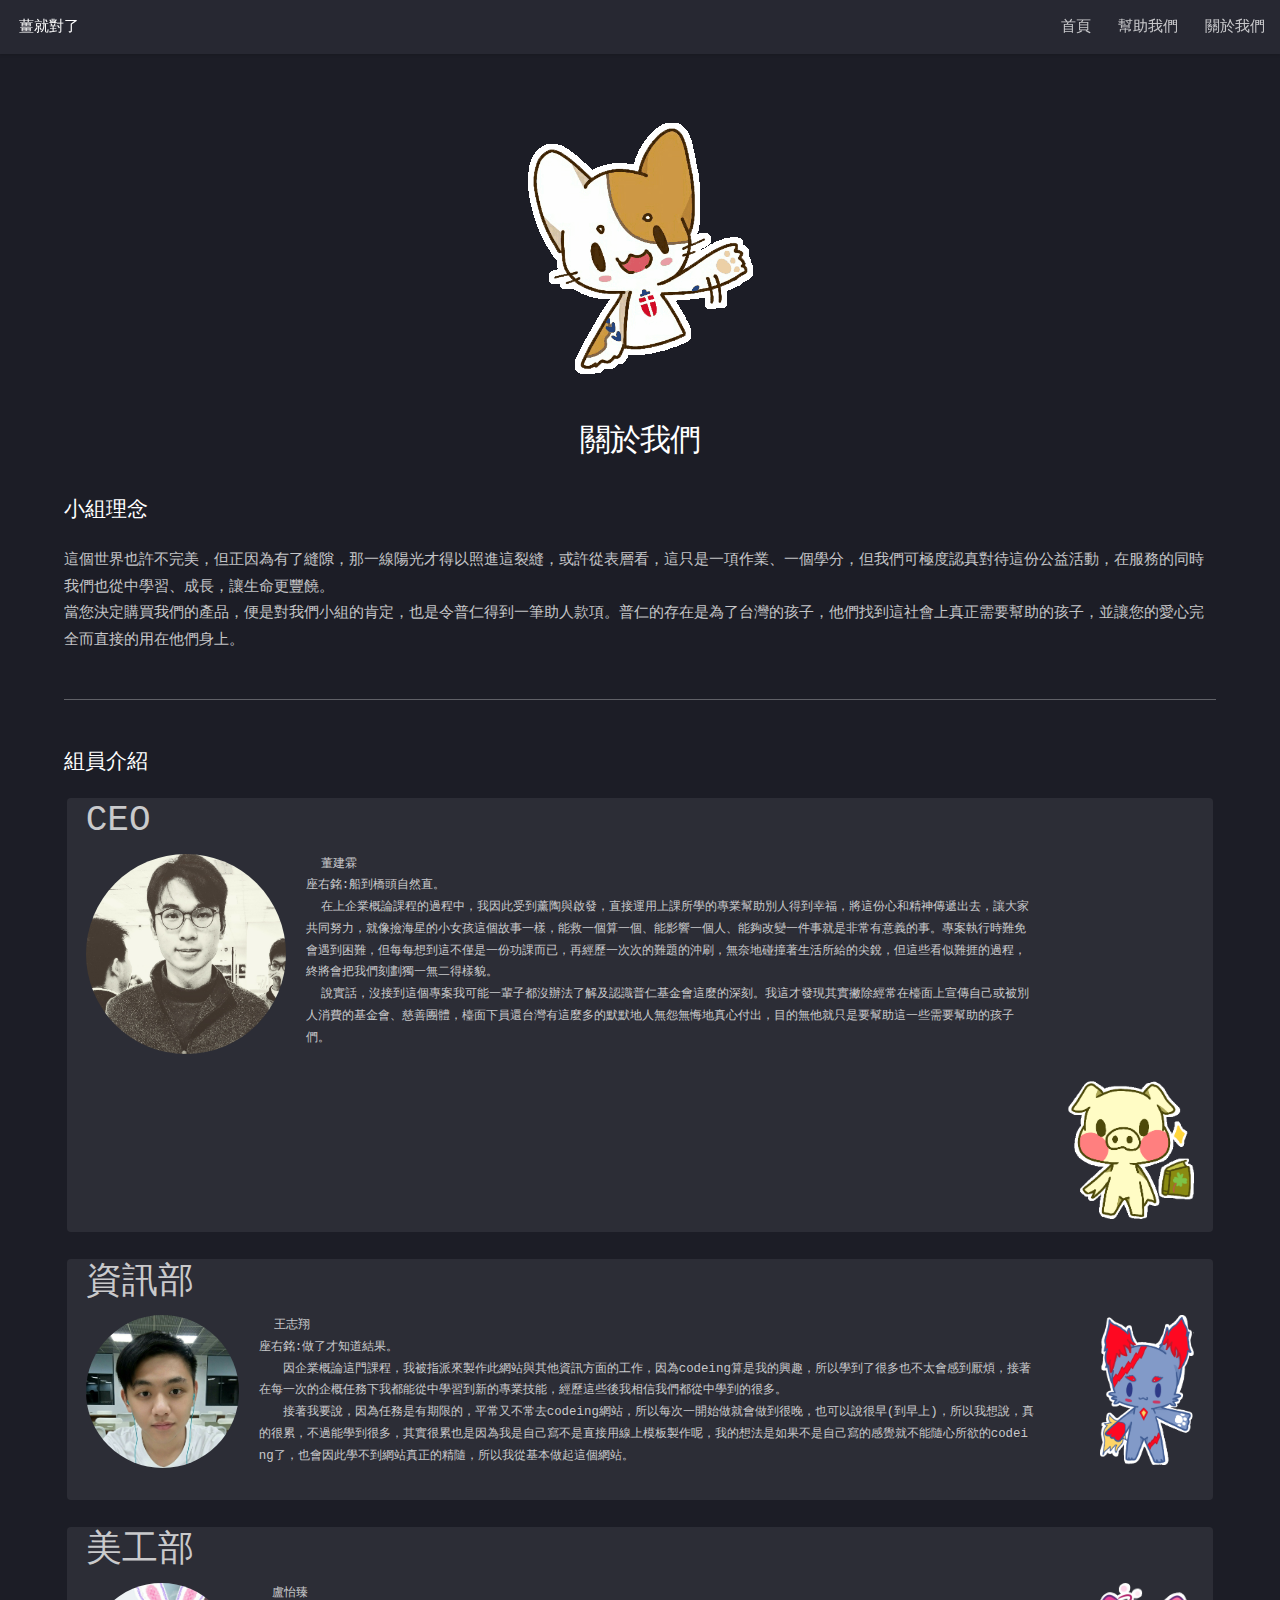
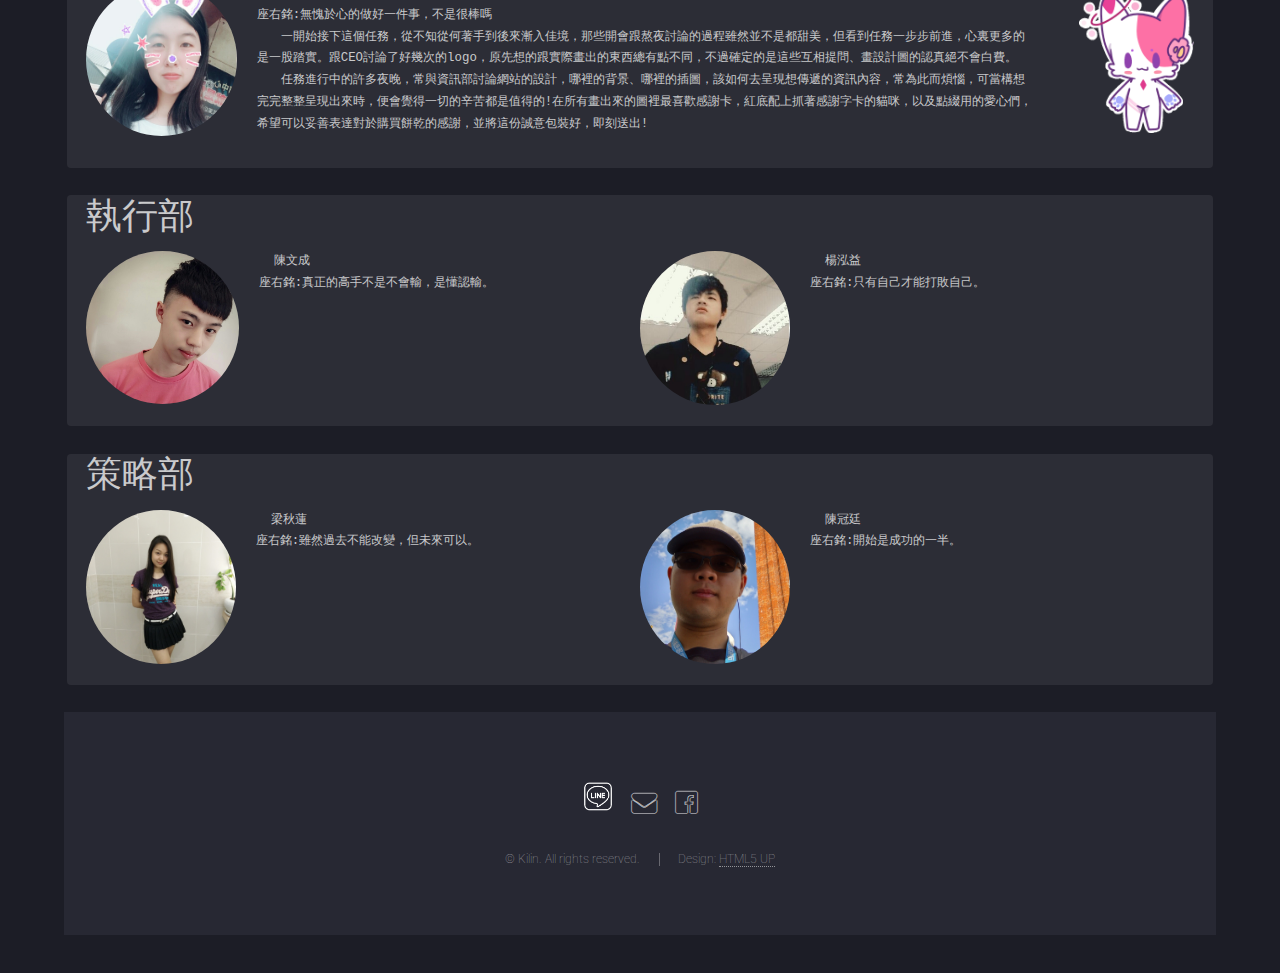
<file: about.html>
<!DOCTYPE HTML>
<!--
	Landed by HTML5 UP
	html5up.net | @ajlkn
	Free for personal and commercial use under the CCA 3.0 license (html5up.net/license)
-->
<html>
	<head>
	<!-- Global site tag (gtag.js) - Google Analytics -->
<script async src="https://www.googletagmanager.com/gtag/js?id=UA-119591064-1"></script>
<script>
  window.dataLayer = window.dataLayer || [];
  function gtag(){dataLayer.push(arguments);}
  gtag('js', new Date());

  gtag('config', 'UA-119591064-1');
</script>

		<title>薑就對了_關於我們</title>
		<meta charset="utf-8" />
		<meta name="viewport" content="width=device-width, initial-scale=1" />
		<!--[if lte IE 8]><script src="assets/js/ie/html5shiv.js"></script><![endif]-->
		<link rel="stylesheet" href="assets/css/main.css" />
		<!--[if lte IE 9]><link rel="stylesheet" href="assets/css/ie9.css" /><![endif]-->
		<!--[if lte IE 8]><link rel="stylesheet" href="assets/css/ie8.css" /><![endif]-->
	</head>
	<body>
		<div id="page-wrapper">

			<!-- Header -->
			<header id="header">
					<h1 id="logo"><a href="index.html">薑就對了</a></h1>
					<nav id="nav">
						<ul>
							<li><a href="index.html">首頁</a></li>
							<li>
								<a href="#">幫助我們</a>
								<ul>
									<li><a href="thanks.html">購買薑黃餅乾</a></li>
									
									<li><a href="Statements.html">財務報表</a></li>
									
								</ul>
							</li>
							<li>
							<a href="#">關於我們</a>
								<ul>
									<li><a href="about.html">關於我們</a></li>
									
									<li><a href="meow.html">薑米喵 小檔案</a></li>
									
								</ul>
							</li>
						</ul>
					</nav>
				</header>

			<!-- Main -->
				<div id="main" class="wrapper style1">
					<div class="container">
						<div class="midd">
							<h2><img src="images/hello.gif" width="225" height="251"></h2><h2>關於我們</h2></div>
						

						<!-- Text -->
							<section>
								
								<h3>小組理念</h3>
								<p>這個世界也許不完美，但正因為有了縫隙，那一線陽光才得以照進這裂縫，或許從表層看，這只是一項作業、一個學分，但我們可極度認真對待這份公益活動，在服務的同時我們也從中學習、成長，讓生命更豐饒。 
<br>當您決定購買我們的產品，便是對我們小組的肯定，也是令普仁得到一筆助人款項。普仁的存在是為了台灣的孩子，他們找到這社會上真正需要幫助的孩子，並讓您的愛心完全而直接的用在他們身上。</p>

<hr />

							

							  <h3>組員介紹</h3>
	                          
	                          <pre><code><div class="h1">CEO</div><br><div class="aboutmu"><span class="radi"><img src="images/180501_0001.jpg" alt="" width="200" class="radi" /></span></div><div class="aboutmu4">  董建霖		
座右銘:船到橋頭自然直。
  在上企業概論課程的過程中，我因此受到薰陶與啟發，直接運用上課所學的專業幫助別人得到幸福，將這份心和精神傳遞出去，讓大家共同努力，就像撿海星的小女孩這個故事一樣，能救一個算一個、能影響一個人、能夠改變一件事就是非常有意義的事。專案執行時難免會遇到困難，但每每想到這不僅是一份功課而已，再經歷一次次的難題的沖刷，無奈地碰撞著生活所給的尖銳，但這些看似難捱的過程，終將會把我們刻劃獨一無二得樣貌。
  說實話，沒接到這個專案我可能一輩子都沒辦法了解及認識普仁基金會這麼的深刻。我這才發現其實撇除經常在檯面上宣傳自己或被別人消費的基金會、慈善團體，檯面下員還台灣有這麼多的默默地人無怨無悔地真心付出，目的無他就只是要幫助這一些需要幫助的孩子們。
</div><img src="images/1312.gif" height="150" class="riggg"/></code></pre>
    <pre><code><div class="h1">資訊部</div><br><div class="aboutmu"><span class="radi"><img src="images/180501_0003.jpg" alt="" width="153" height="153" class="radi" /></span></div><div class="aboutmu2">  王志翔
座右銘:做了才知道結果。
　　因企業概論這門課程，我被指派來製作此網站與其他資訊方面的工作，因為codeing算是我的興趣，所以學到了很多也不太會感到厭煩，接著在每一次的企概任務下我都能從中學習到新的專業技能，經歷這些後我相信我們都從中學到的很多。
　　接著我要說，因為任務是有期限的，平常又不常去codeing網站，所以每次一開始做就會做到很晚，也可以說很早(到早上)，所以我想說，真的很累，不過能學到很多，其實很累也是因為我是自己寫不是直接用線上模板製作呢，我的想法是如果不是自己寫的感覺就不能隨心所欲的codeing了，也會因此學不到網站真正的精隨，所以我從基本做起這個網站。</div><img src="images/1313.gif" height="150" class="riggg"/></code></pre>
     <pre><code><div class="h1">美工部</div><br><div class="aboutmu"><span class="radi"><img src="images/180501_0002.jpg" alt="" width="151" height="153" class="radi" /></span></div><div class="aboutmu2">  盧怡臻
座右銘:無愧於心的做好一件事，不是很棒嗎
　　一開始接下這個任務，從不知從何著手到後來漸入佳境，那些開會跟熬夜討論的過程雖然並不是都甜美，但看到任務一步步前進，心裏更多的是一股踏實。跟CEO討論了好幾次的logo，原先想的跟實際畫出的東西總有點不同，不過確定的是這些互相提問、畫設計圖的認真絕不會白費。
　　任務進行中的許多夜晚，常與資訊部討論網站的設計，哪裡的背景、哪裡的插圖，該如何去呈現想傳遞的資訊內容，常為此而煩惱，可當構想完完整整呈現出來時，便會覺得一切的辛苦都是值得的!在所有畫出來的圖裡最喜歡感謝卡，紅底配上抓著感謝字卡的貓咪，以及點綴用的愛心們，希望可以妥善表達對於購買餅乾的感謝，並將這份誠意包裝好，即刻送出!
</div><img src="images/1314.gif" height="150" class="riggg"/></code></pre>
   <pre><code><div class="h1">執行部</div><br><div class="both"><div class="aboutmu"><span class="radi"><img src="images/180501_0005.jpg" alt="" width="153" height="153" class="radi" /></span></div><div class="aboutmu3">  陳文成
座右銘:真正的高手不是不會輸，是懂認輸。
	</div></div><div class="both"><div class="aboutmu"><span class="radi"><img src="images/180501_0006.jpg" alt="" width="150" height="154" class="radi" /></span></div><div class="aboutmu3">  楊泓益
座右銘:只有自己才能打敗自己。
	</div></div></code></pre>
    <pre><code><div class="h1">策略部</div><br><div class="both"><div class="aboutmu"><span class="radi"><img src="images/180501_0007.jpg" alt="" width="150" height="154" class="radi" /></span></div><div class="aboutmu3">  梁秋蓮
座右銘:雖然過去不能改變，但未來可以。
	</div></div><div class="both"><div class="aboutmu"><span class="radi"><img src="images/180501_0004.jpg" alt="" width="150" height="154" class="radi" /></span></div><div class="aboutmu3">  陳冠廷
座右銘:開始是成功的一半。</div></div>
</code></pre></section>

			<!-- Footer -->
				<footer id="footer">
					<ul class="icons">
						<li><a target="_blank"  href="https://line.me/R/ti/p/%40igk7902d" class="icon" ><img height="30" border="0" src="images/line.png"></a></li>
						<li><a href="mailto:wl00161839@gmail.com" class="icon alt fa-envelope"><span class="label">Email</span></a></li>
                        <li><a target="_blank"  href="https://www.facebook.com/%E8%96%91%E5%B0%B1%E5%B0%8D%E4%BA%86-148167899364605/?modal=admin_todo_tour" class="icon alt fa-facebook-official"><span class="label">facebook</span></a></li>
					</ul>
					<ul class="copyright">
						<li>&copy; Kilin. All rights reserved.</li><li>Design: <a href="http://html5up.net">HTML5 UP</a></li>
					</ul>
				</footer>

		</div>

		<!-- Scripts -->
			<script src="assets/js/jquery.min.js"></script>
			<script src="assets/js/j.js"></script>
			<script src="assets/js/jquery.scrolly.min.js"></script>
			<script src="assets/js/jquery.dropotron.min.js"></script>
			<script src="assets/js/jquery.scrollex.min.js"></script>
			<script src="assets/js/skel.min.js"></script>
			<script src="assets/js/util.js"></script>
			<!--[if lte IE 8]><script src="assets/js/ie/respond.min.js"></script><![endif]-->
			<script src="assets/js/main.js"></script>

	</body>
</html>
</file>
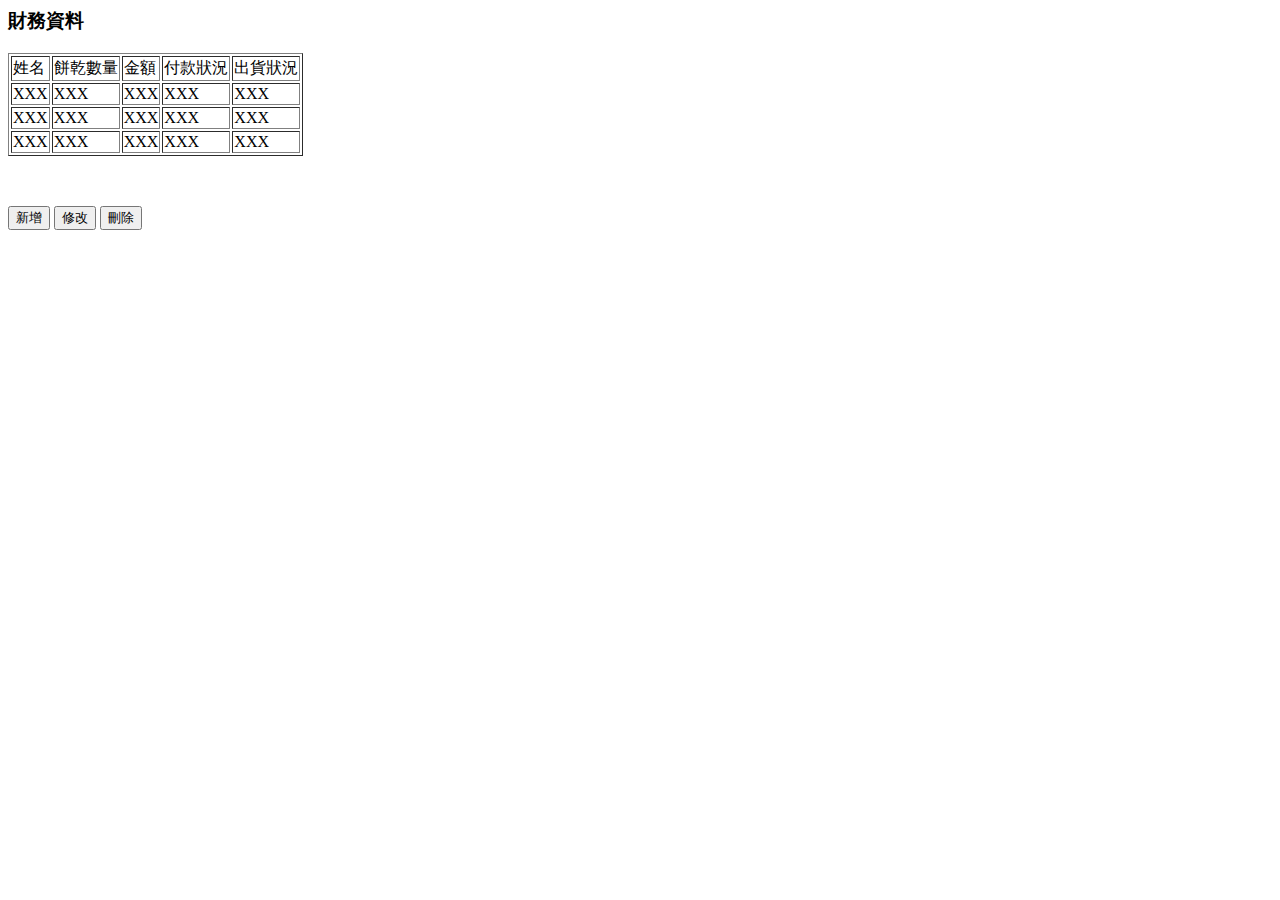
<file: manager.html>
<meta http-equiv="Content-Type" content="text/html; charset=utf-8" />

<!DOCTYPE html>

<html>
	<head>
	
		<title>薑就對了_財務報表</title>
		
	</head>
	<body>

								<h3>財務資料</h3>
								<table  border="1">
								<tr><td>姓名</td><td>餅乾數量</td><td>金額</td><td>付款狀況</td><td>出貨狀況</td></tr>
					<tr><td>XXX</td><td>XXX</td><td>XXX</td><td>XXX</td><td>XXX</td></tr>	 
					<tr><td>XXX</td><td>XXX</td><td>XXX</td><td>XXX</td><td>XXX</td></tr>	
					<tr><td>XXX</td><td>XXX</td><td>XXX</td><td>XXX</td><td>XXX</td></tr>	
					  </table>
								<p>&nbsp;</p>
								<form name="form1" method="post" action="">
								  <input type="submit" name="button" id="button" value="新增">
    
								  <input type="submit" name="button2" id="button2" value="修改">
                                  <input type="submit" name="button3" id="button3" value="刪除">
	</form>
								<p>&nbsp;</p>
					  
					
	</body>
</html>
</file>
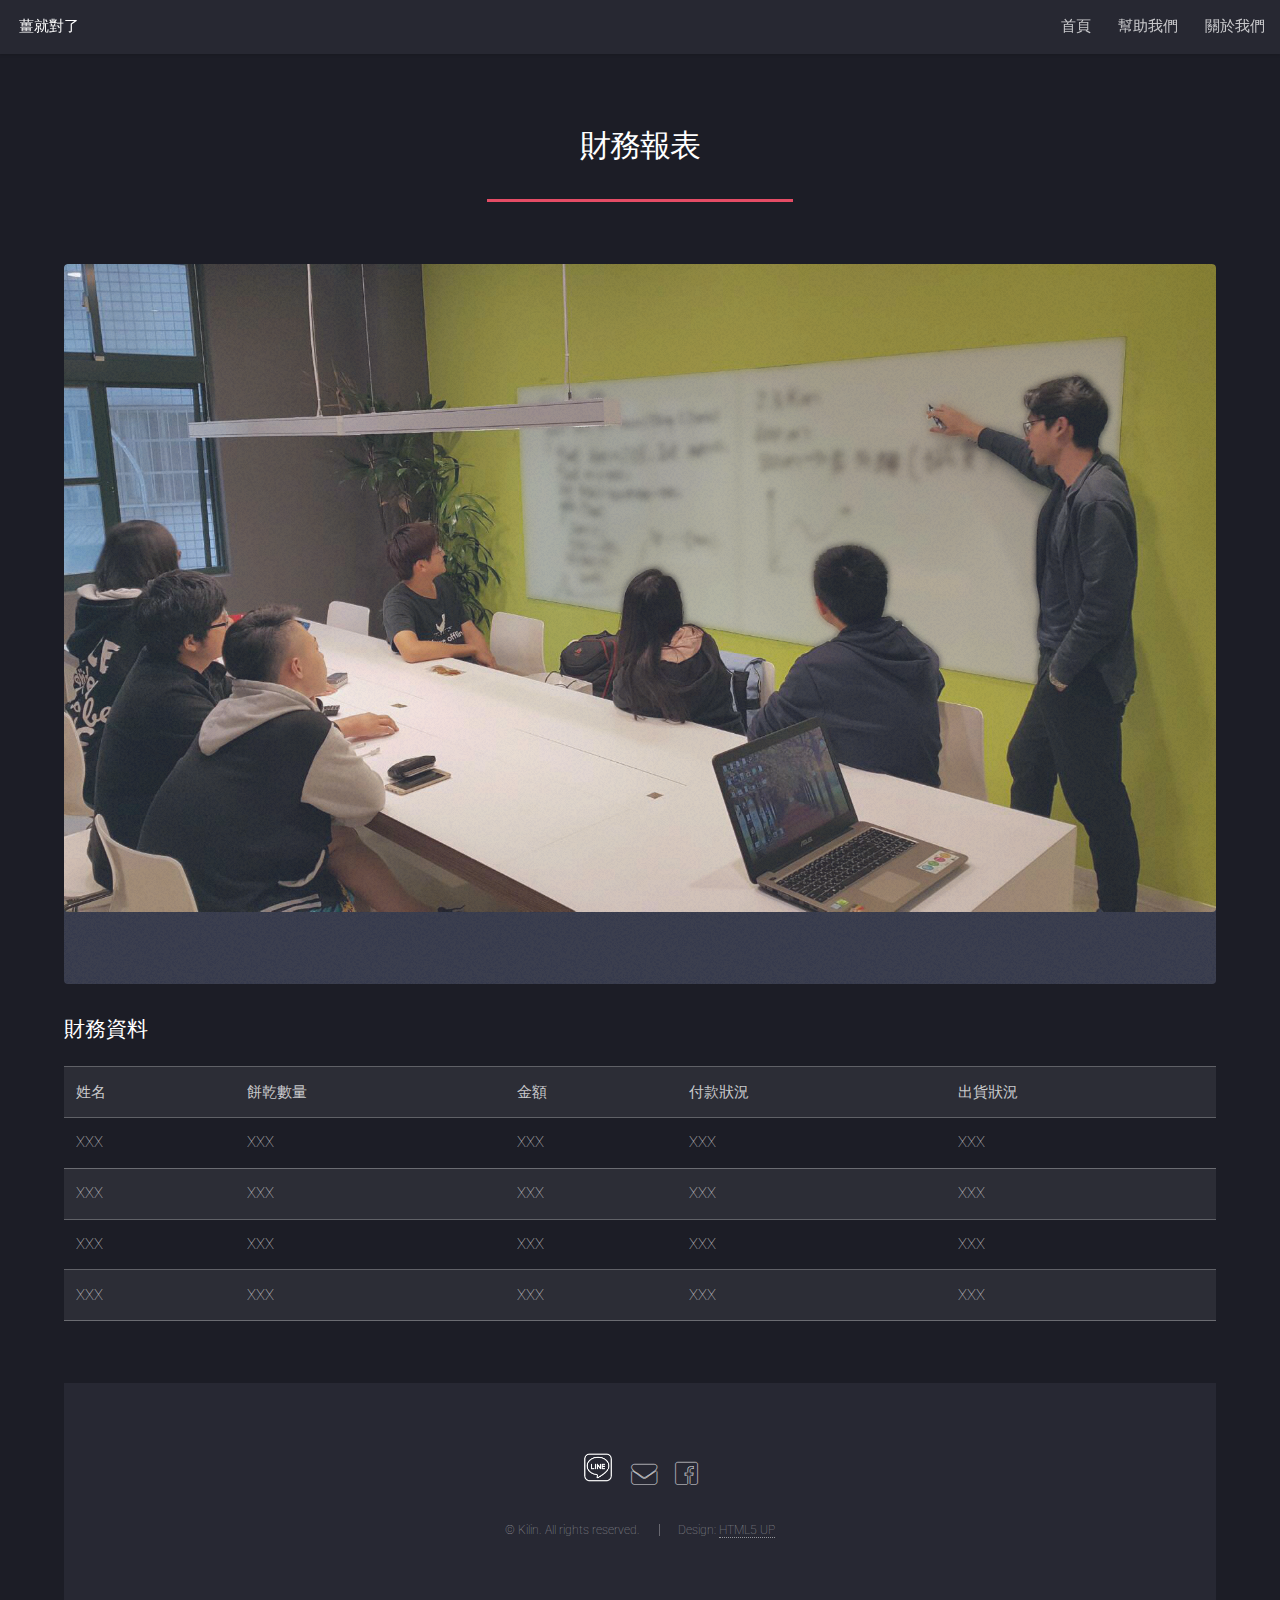
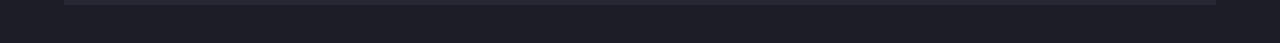
<file: Statements.html>
<meta http-equiv="Content-Type" content="text/html; charset=utf-8" />

<!DOCTYPE html>

<html>
	<head>
	<!-- Global site tag (gtag.js) - Google Analytics -->
<script async src="https://www.googletagmanager.com/gtag/js?id=UA-119591064-1"></script>
<script>
  window.dataLayer = window.dataLayer || [];
  function gtag(){dataLayer.push(arguments);}
  gtag('js', new Date());

  gtag('config', 'UA-119591064-1');
</script>

		<title>薑就對了_財務報表</title>
		<meta charset="utf-8" />
		<meta name="viewport" content="width=device-width, initial-scale=1" />
		<!--[if lte IE 8]><script src="assets/js/ie/html5shiv.js"></script><![endif]-->
		<link rel="stylesheet" href="assets/css/main.css" />
		<!--[if lte IE 9]><link rel="stylesheet" href="assets/css/ie9.css" /><![endif]-->
		<!--[if lte IE 8]><link rel="stylesheet" href="assets/css/ie8.css" /><![endif]-->
	</head>
	<body>
		<div id="page-wrapper">

			<!-- Header -->
					<header id="header">
					<h1 id="logo"><a href="index.html">薑就對了</a></h1>
					<nav id="nav">
						<ul>
							<li><a href="index.html">首頁</a></li>
							<li>
								<a href="#">幫助我們</a>
								<ul>
									<li><a href="thanks.html">購買薑黃餅乾</a></li>
									
									<li><a href="Statements.html">財務報表</a></li>
									
								</ul>
							</li>
							<li>
							<a href="#">關於我們</a>
								<ul>
									<li><a href="about.html">關於我們</a></li>
									
									<li><a href="meow.html">薑米喵 小檔案</a></li>
									
								</ul>
							</li>
						</ul>
					</nav>
				</header>

			<!-- Main -->
				<div id="main" class="wrapper style1">
					<div class="container">
						<header class="major">
							<h2>財務報表</h2>
							
						</header>

						<!-- Content -->
							<section id="content">
								<a href="#" class="image fit"><img src="images/130831.jpg" alt="" /></a>
								<h3>財務資料</h3>
								<table width="200" border="1">
								<tr><td>姓名</td><td>餅乾數量</td><td>金額</td><td>付款狀況</td><td>出貨狀況</td></tr>
								<tr><td>XXX</td><td>XXX</td><td>XXX</td><td>XXX</td><td>XXX</td></tr>	
								<tr><td>XXX</td><td>XXX</td><td>XXX</td><td>XXX</td><td>XXX</td></tr>	
								<tr><td>XXX</td><td>XXX</td><td>XXX</td><td>XXX</td><td>XXX</td></tr>	
								<tr><td>XXX</td><td>XXX</td><td>XXX</td><td>XXX</td><td>XXX</td></tr>	
								  
								 
					  </table>
					  <table width="20" border="1">
					
</table>
			<!-- Footer -->
			<footer id="footer">
					<ul class="icons">
						<li><a target="_blank"  href="https://line.me/R/ti/p/%40igk7902d" class="icon" ><img height="30" border="0" src="images/line.png"></a></li>
						<li><a href="mailto:wl00161839@gmail.com" class="icon alt fa-envelope"><span class="label">Email</span></a></li>
                        <li><a target="_blank"  href="https://www.facebook.com/%E8%96%91%E5%B0%B1%E5%B0%8D%E4%BA%86-148167899364605/?modal=admin_todo_tour" class="icon alt fa-facebook-official"><span class="label">facebook</span></a></li>
					</ul>
					<ul class="copyright">
						<li>&copy; Kilin. All rights reserved.</li><li>Design: <a href="http://html5up.net">HTML5 UP</a></li>
					</ul>
				</footer>

		</div>

		<!-- Scripts -->
			<script src="assets/js/jquery.min.js"></script>
			<script src="assets/js/j.js"></script>
			<script src="assets/js/jquery.scrolly.min.js"></script>
			<script src="assets/js/jquery.dropotron.min.js"></script>
			<script src="assets/js/jquery.scrollex.min.js"></script>
			<script src="assets/js/skel.min.js"></script>
			<script src="assets/js/util.js"></script>
			<!--[if lte IE 8]><script src="assets/js/ie/respond.min.js"></script><![endif]-->
			<script src="assets/js/main.js"></script>

	</body>
</html>
</file>
<file: assets/css/ie9.css>
/*
	Landed by HTML5 UP
	html5up.net | @ajlkn
	Free for personal and commercial use under the CCA 3.0 license (html5up.net/license)
*/

/* Loader */

	body.landing:before, body.landing:after {
		display: none !important;
	}

/* Icon */

	.icon.alt {
		color: inherit !important;
	}

	.icon.major.alt:before {
		color: #ffffff !important;
	}

/* Banner */

	#banner:after {
		background-color: rgba(23, 24, 32, 0.95);
	}

/* Footer */

	#footer .icons .icon.alt:before {
		color: #ffffff !important;
	}
</file>
<file: assets/css/ie8.css>
/*
	Landed by HTML5 UP
	html5up.net | @ajlkn
	Free for personal and commercial use under the CCA 3.0 license (html5up.net/license)
*/

/* Basic */

	body {
		color: #ffffff;
	}

	body, html, #page-wrapper {
		height: 100%;
	}

	blockquote {
		border-left: solid 4px #606067;
	}

	code {
		background: #32333b;
	}

	hr {
		border-bottom: solid 1px #606067;
	}

/* Icon */

	.icon.major {
		-ms-behavior: url("assets/js/ie/PIE.htc");
	}

/* Image */

	.image {
		position: relative;
		-ms-behavior: url("assets/js/ie/PIE.htc");
	}

		.image:before {
			display: none;
		}

		.image img {
			position: relative;
			-ms-behavior: url("assets/js/ie/PIE.htc");
		}

/* Form */

	input[type="text"],
	input[type="password"],
	input[type="email"],
	select,
	textarea {
		position: relative;
		-ms-behavior: url("assets/js/ie/PIE.htc");
	}

		input[type="text"]:focus,
		input[type="password"]:focus,
		input[type="email"]:focus,
		select:focus,
		textarea:focus {
			-ms-behavior: url("assets/js/ie/PIE.htc");
		}

	input[type="text"],
	input[type="password"],
	input[type="email"] {
		line-height: 3em;
	}

	input[type="checkbox"],
	input[type="radio"] {
		font-size: 3em;
	}

		input[type="checkbox"] + label:before,
		input[type="radio"] + label:before {
			display: none;
		}

/* Table */

	table tbody tr {
		border: solid 1px #606067;
	}

	table thead {
		border-bottom: solid 1px #606067;
	}

	table tfoot {
		border-top: solid 1px #606067;
	}

	table.alt tbody tr td {
		border: solid 1px #606067;
	}

/* Button */

	input[type="submit"],
	input[type="reset"],
	input[type="button"],
	.button {
		border: solid 1px #ffffff !important;
	}

		input[type="submit"].special,
		input[type="reset"].special,
		input[type="button"].special,
		.button.special {
			border: 0 !important;
		}

/* Goto Next */

	.goto-next {
		display: none;
	}

/* Spotlight */

	.spotlight {
		height: 100%;
	}

		.spotlight .content {
			background: #272833;
		}

/* Wrapper */

	.wrapper.style2 input[type="text"]:focus,
	.wrapper.style2 input[type="password"]:focus,
	.wrapper.style2 input[type="email"]:focus,
	.wrapper.style2 select:focus,
	.wrapper.style2 textarea:focus {
		border-color: #ffffff;
	}

	.wrapper.style2 input[type="submit"].special:hover, .wrapper.style2 input[type="submit"].special:active,
	.wrapper.style2 input[type="reset"].special:hover,
	.wrapper.style2 input[type="reset"].special:active,
	.wrapper.style2 input[type="button"].special:hover,
	.wrapper.style2 input[type="button"].special:active,
	.wrapper.style2 .button.special:hover,
	.wrapper.style2 .button.special:active {
		color: #e44c65 !important;
	}

/* Dropotron */

	.dropotron {
		background: #272833;
		box-shadow: none !important;
		-ms-behavior: url("assets/js/ie/PIE.htc");
	}

		.dropotron > li a, .dropotron > li span {
			color: #ffffff !important;
		}

		.dropotron.level-0 {
			margin-top: 0;
		}

			.dropotron.level-0:before {
				display: none;
			}

/* Header */

	#header {
		background: #272833;
	}

/* Banner */

	#banner {
		height: 100%;
	}

		#banner:before {
			height: 100%;
		}

		#banner:after {
			background-image: url("images/ie/banner-overlay.png");
		}
</file>
<file: assets/css/main.css>
@import url("font-awesome.min.css");
@import url("https://fonts.googleapis.com/css?family=Roboto:100,300,100italic,300italic");


/*
	Landed by HTML5 UP
	html5up.net | @ajlkn
	Free for personal and commercial use under the CCA 3.0 license (html5up.net/license)
*/

/* Reset */



	html, body, div, span, applet, object, iframe, h1, h2, h3, h4, h5, h6, p, blockquote, pre, a, abbr, acronym, address, big, cite, code, del, dfn, em, img, ins, kbd, q, s, samp, small, strike, strong, sub, sup, tt, var, b, u, i, center, dl, dt, dd, ol, ul, li, fieldset, form, label, legend, table, caption, tbody, tfoot, thead, tr, th, td, article, aside, canvas, details, embed, figure, figcaption, footer, header, hgroup, menu, nav, output, ruby, section, summary, time, mark, audio, video {
		margin: 0;
		padding: 0;
		border: 0;
		font-size: 100%;
		font: inherit;
		vertical-align: baseline;
	}

	article, aside, details, figcaption, figure, footer, header, hgroup, menu, nav, section {
		display: block;
	}

	body {
		line-height: 1;
	}

	ol, ul {
		list-style: none;
	}

	blockquote, q {
		quotes: none;
	}

	blockquote:before, blockquote:after, q:before, q:after {
		content: '';
		content: none;
	}

	table {
		border-collapse: collapse;
		border-spacing: 0;
	}

	body {
		-webkit-text-size-adjust: none;
	}

/* Box Model */

	*, *:before, *:after {
		-moz-box-sizing: border-box;
		-webkit-box-sizing: border-box;
		box-sizing: border-box;
	}

/* Containers */

	.container {
		margin-left: auto;
		margin-right: auto;
	}

	.container.\31 25\25 {
		width: 100%;
		max-width: 87.5em;
		min-width: 70em;
	}

	.container.\37 5\25 {
		width: 52.5em;
	}

	.container.\35 0\25 {
		width: 35em;
	}

	.container.\32 5\25 {
		width: 17.5em;
	}

	.container {
		width: 70em;
	}

	@media screen and (max-width: 1680px) {

		.container.\31 25\25 {
			width: 100%;
			max-width: 87.5em;
			min-width: 70em;
		}

		.container.\37 5\25 {
			width: 52.5em;
		}

		.container.\35 0\25 {
			width: 35em;
		}

		.container.\32 5\25 {
			width: 17.5em;
		}

		.container {
			width: 70em;
		}

	}

	@media screen and (max-width: 1280px) {

		.container.\31 25\25 {
			width: 100%;
			max-width: 112.5%;
			min-width: 90%;
		}

		.container.\37 5\25 {
			width: 67.5%;
		}

		.container.\35 0\25 {
			width: 45%;
		}

		.container.\32 5\25 {
			width: 22.5%;
		}

		.container {
			width: 90%;
		}

	}

	@media screen and (max-width: 980px) {

		.container.\31 25\25 {
			width: 100%;
			max-width: 125%;
			min-width: 100%;
		}

		.container.\37 5\25 {
			width: 75%;
		}

		.container.\35 0\25 {
			width: 50%;
		}

		.container.\32 5\25 {
			width: 25%;
		}

		.container {
			width: 100% !important;
		}

	}

	@media screen and (max-width: 736px) {

		.container.\31 25\25 {
			width: 100%;
			max-width: 125%;
			min-width: 100%;
		}

		.container.\37 5\25 {
			width: 75%;
		}

		.container.\35 0\25 {
			width: 50%;
		}

		.container.\32 5\25 {
			width: 25%;
		}

		.container {
			width: 100% !important;
		}

	}

	@media screen and (max-width: 480px) {

		.container.\31 25\25 {
			width: 100%;
			max-width: 125%;
			min-width: 100%;
		}

		.container.\37 5\25 {
			width: 75%;
		}

		.container.\35 0\25 {
			width: 50%;
		}

		.container.\32 5\25 {
			width: 25%;
		}

		.container {
			width: 100% !important;
		}

	}

/* Grid */

	.row {
		border-bottom: solid 1px transparent;
		-moz-box-sizing: border-box;
		-webkit-box-sizing: border-box;
		box-sizing: border-box;
	}

	.row > * {
		float: left;
		-moz-box-sizing: border-box;
		-webkit-box-sizing: border-box;
		box-sizing: border-box;
	}

	.row:after, .row:before {
		content: '';
		display: block;
		clear: both;
		height: 0;
	}

	.row.uniform > * > :first-child {
		margin-top: 0;
	}

	.row.uniform > * > :last-child {
		margin-bottom: 0;
	}

	.row.\30 \25 > * {
		padding: 0 0 0 0em;
	}

	.row.\30 \25 {
		margin: 0 0 -1px 0em;
	}

	.row.uniform.\30 \25 > * {
		padding: 0em 0 0 0em;
	}

	.row.uniform.\30 \25 {
		margin: 0em 0 -1px 0em;
	}

	.row > * {
		padding: 0 0 0 2.5em;
	}

	.row {
		margin: 0 0 -1px -2.5em;
	}

	.row.uniform > * {
		padding: 2.5em 0 0 2.5em;
	}

	.row.uniform {
		margin: -2.5em 0 -1px -2.5em;
	}

	.row.\32 00\25 > * {
		padding: 0 0 0 5em;
	}

	.row.\32 00\25 {
		margin: 0 0 -1px -5em;
	}

	.row.uniform.\32 00\25 > * {
		padding: 5em 0 0 5em;
	}

	.row.uniform.\32 00\25 {
		margin: -5em 0 -1px -5em;
	}

	.row.\31 50\25 > * {
		padding: 0 0 0 3.75em;
	}

	.row.\31 50\25 {
		margin: 0 0 -1px -3.75em;
	}

	.row.uniform.\31 50\25 > * {
		padding: 3.75em 0 0 3.75em;
	}

	.row.uniform.\31 50\25 {
		margin: -3.75em 0 -1px -3.75em;
	}

	.row.\35 0\25 > * {
		padding: 0 0 0 1.25em;
	}

	.row.\35 0\25 {
		margin: 0 0 -1px -1.25em;
	}

	.row.uniform.\35 0\25 > * {
		padding: 1.25em 0 0 1.25em;
	}

	.row.uniform.\35 0\25 {
		margin: -1.25em 0 -1px -1.25em;
	}

	.row.\32 5\25 > * {
		padding: 0 0 0 0.625em;
	}

	.row.\32 5\25 {
		margin: 0 0 -1px -0.625em;
	}

	.row.uniform.\32 5\25 > * {
		padding: 0.625em 0 0 0.625em;
	}

	.row.uniform.\32 5\25 {
		margin: -0.625em 0 -1px -0.625em;
	}

	.\31 2u, .\31 2u\24 {
		width: 100%;
		clear: none;
		margin-left: 0;
	}

	.\31 1u, .\31 1u\24 {
		width: 91.6666666667%;
		clear: none;
		margin-left: 0;
	}

	.\31 0u, .\31 0u\24 {
		width: 83.3333333333%;
		clear: none;
		margin-left: 0;
	}

	.\39 u, .\39 u\24 {
		width: 75%;
		clear: none;
		margin-left: 0;
	}

	.\38 u, .\38 u\24 {
		width: 66.6666666667%;
		clear: none;
		margin-left: 0;
	}

	.\37 u, .\37 u\24 {
		width: 58.3333333333%;
		clear: none;
		margin-left: 0;
	}

	.\36 u, .\36 u\24 {
		width: 50%;
		clear: none;
		margin-left: 0;
	}

	.\35 u, .\35 u\24 {
		width: 41.6666666667%;
		clear: none;
		margin-left: 0;
	}

	.\34 u, .\34 u\24 {
		width: 33.3333333333%;
		clear: none;
		margin-left: 0;
	}

	.\33 u, .\33 u\24 {
		width: 25%;
		clear: none;
		margin-left: 0;
	}

	.\32 u, .\32 u\24 {
		width: 16.6666666667%;
		clear: none;
		margin-left: 0;
	}

	.\31 u, .\31 u\24 {
		width: 8.3333333333%;
		clear: none;
		margin-left: 0;
	}

	.\31 2u\24 + *,
	.\31 1u\24 + *,
	.\31 0u\24 + *,
	.\39 u\24 + *,
	.\38 u\24 + *,
	.\37 u\24 + *,
	.\36 u\24 + *,
	.\35 u\24 + *,
	.\34 u\24 + *,
	.\33 u\24 + *,
	.\32 u\24 + *,
	.\31 u\24 + * {
		clear: left;
	}

	.\-11u {
		margin-left: 91.66667%;
	}

	.\-10u {
		margin-left: 83.33333%;
	}

	.\-9u {
		margin-left: 75%;
	}

	.\-8u {
		margin-left: 66.66667%;
	}

	.\-7u {
		margin-left: 58.33333%;
	}

	.\-6u {
		margin-left: 50%;
	}

	.\-5u {
		margin-left: 41.66667%;
	}

	.\-4u {
		margin-left: 33.33333%;
	}

	.\-3u {
		margin-left: 25%;
	}

	.\-2u {
		margin-left: 16.66667%;
	}

	.\-1u {
		margin-left: 8.33333%;
	}

	@media screen and (max-width: 1680px) {

		.row > * {
			padding: 0 0 0 2.5em;
		}

		.row {
			margin: 0 0 -1px -2.5em;
		}

		.row.uniform > * {
			padding: 2.5em 0 0 2.5em;
		}

		.row.uniform {
			margin: -2.5em 0 -1px -2.5em;
		}

		.row.\32 00\25 > * {
			padding: 0 0 0 5em;
		}

		.row.\32 00\25 {
			margin: 0 0 -1px -5em;
		}

		.row.uniform.\32 00\25 > * {
			padding: 5em 0 0 5em;
		}

		.row.uniform.\32 00\25 {
			margin: -5em 0 -1px -5em;
		}

		.row.\31 50\25 > * {
			padding: 0 0 0 3.75em;
		}

		.row.\31 50\25 {
			margin: 0 0 -1px -3.75em;
		}

		.row.uniform.\31 50\25 > * {
			padding: 3.75em 0 0 3.75em;
		}

		.row.uniform.\31 50\25 {
			margin: -3.75em 0 -1px -3.75em;
		}

		.row.\35 0\25 > * {
			padding: 0 0 0 1.25em;
		}

		.row.\35 0\25 {
			margin: 0 0 -1px -1.25em;
		}

		.row.uniform.\35 0\25 > * {
			padding: 1.25em 0 0 1.25em;
		}

		.row.uniform.\35 0\25 {
			margin: -1.25em 0 -1px -1.25em;
		}

		.row.\32 5\25 > * {
			padding: 0 0 0 0.625em;
		}

		.row.\32 5\25 {
			margin: 0 0 -1px -0.625em;
		}

		.row.uniform.\32 5\25 > * {
			padding: 0.625em 0 0 0.625em;
		}

		.row.uniform.\32 5\25 {
			margin: -0.625em 0 -1px -0.625em;
		}

		.\31 2u\28xlarge\29, .\31 2u\24\28xlarge\29 {
			width: 100%;
			clear: none;
			margin-left: 0;
		}

		.\31 1u\28xlarge\29, .\31 1u\24\28xlarge\29 {
			width: 91.6666666667%;
			clear: none;
			margin-left: 0;
		}

		.\31 0u\28xlarge\29, .\31 0u\24\28xlarge\29 {
			width: 83.3333333333%;
			clear: none;
			margin-left: 0;
		}

		.\39 u\28xlarge\29, .\39 u\24\28xlarge\29 {
			width: 75%;
			clear: none;
			margin-left: 0;
		}

		.\38 u\28xlarge\29, .\38 u\24\28xlarge\29 {
			width: 66.6666666667%;
			clear: none;
			margin-left: 0;
		}

		.\37 u\28xlarge\29, .\37 u\24\28xlarge\29 {
			width: 58.3333333333%;
			clear: none;
			margin-left: 0;
		}

		.\36 u\28xlarge\29, .\36 u\24\28xlarge\29 {
			width: 50%;
			clear: none;
			margin-left: 0;
		}

		.\35 u\28xlarge\29, .\35 u\24\28xlarge\29 {
			width: 41.6666666667%;
			clear: none;
			margin-left: 0;
		}

		.\34 u\28xlarge\29, .\34 u\24\28xlarge\29 {
			width: 33.3333333333%;
			clear: none;
			margin-left: 0;
		}

		.\33 u\28xlarge\29, .\33 u\24\28xlarge\29 {
			width: 25%;
			clear: none;
			margin-left: 0;
		}

		.\32 u\28xlarge\29, .\32 u\24\28xlarge\29 {
			width: 16.6666666667%;
			clear: none;
			margin-left: 0;
		}

		.\31 u\28xlarge\29, .\31 u\24\28xlarge\29 {
			width: 8.3333333333%;
			clear: none;
			margin-left: 0;
		}

		.\31 2u\24\28xlarge\29 + *,
		.\31 1u\24\28xlarge\29 + *,
		.\31 0u\24\28xlarge\29 + *,
		.\39 u\24\28xlarge\29 + *,
		.\38 u\24\28xlarge\29 + *,
		.\37 u\24\28xlarge\29 + *,
		.\36 u\24\28xlarge\29 + *,
		.\35 u\24\28xlarge\29 + *,
		.\34 u\24\28xlarge\29 + *,
		.\33 u\24\28xlarge\29 + *,
		.\32 u\24\28xlarge\29 + *,
		.\31 u\24\28xlarge\29 + * {
			clear: left;
		}

		.\-11u\28xlarge\29 {
			margin-left: 91.66667%;
		}

		.\-10u\28xlarge\29 {
			margin-left: 83.33333%;
		}

		.\-9u\28xlarge\29 {
			margin-left: 75%;
		}

		.\-8u\28xlarge\29 {
			margin-left: 66.66667%;
		}

		.\-7u\28xlarge\29 {
			margin-left: 58.33333%;
		}

		.\-6u\28xlarge\29 {
			margin-left: 50%;
		}

		.\-5u\28xlarge\29 {
			margin-left: 41.66667%;
		}

		.\-4u\28xlarge\29 {
			margin-left: 33.33333%;
		}

		.\-3u\28xlarge\29 {
			margin-left: 25%;
		}

		.\-2u\28xlarge\29 {
			margin-left: 16.66667%;
		}

		.\-1u\28xlarge\29 {
			margin-left: 8.33333%;
		}

	}

	@media screen and (max-width: 1280px) {

		.row > * {
			padding: 0 0 0 2.5em;
		}

		.row {
			margin: 0 0 -1px -2.5em;
		}

		.row.uniform > * {
			padding: 2.5em 0 0 2.5em;
		}

		.row.uniform {
			margin: -2.5em 0 -1px -2.5em;
		}

		.row.\32 00\25 > * {
			padding: 0 0 0 5em;
		}

		.row.\32 00\25 {
			margin: 0 0 -1px -5em;
		}

		.row.uniform.\32 00\25 > * {
			padding: 5em 0 0 5em;
		}

		.row.uniform.\32 00\25 {
			margin: -5em 0 -1px -5em;
		}

		.row.\31 50\25 > * {
			padding: 0 0 0 3.75em;
		}

		.row.\31 50\25 {
			margin: 0 0 -1px -3.75em;
		}

		.row.uniform.\31 50\25 > * {
			padding: 3.75em 0 0 3.75em;
		}

		.row.uniform.\31 50\25 {
			margin: -3.75em 0 -1px -3.75em;
		}

		.row.\35 0\25 > * {
			padding: 0 0 0 1.25em;
		}

		.row.\35 0\25 {
			margin: 0 0 -1px -1.25em;
		}

		.row.uniform.\35 0\25 > * {
			padding: 1.25em 0 0 1.25em;
		}

		.row.uniform.\35 0\25 {
			margin: -1.25em 0 -1px -1.25em;
		}

		.row.\32 5\25 > * {
			padding: 0 0 0 0.625em;
		}

		.row.\32 5\25 {
			margin: 0 0 -1px -0.625em;
		}

		.row.uniform.\32 5\25 > * {
			padding: 0.625em 0 0 0.625em;
		}

		.row.uniform.\32 5\25 {
			margin: -0.625em 0 -1px -0.625em;
		}

		.\31 2u\28large\29, .\31 2u\24\28large\29 {
			width: 100%;
			clear: none;
			margin-left: 0;
		}

		.\31 1u\28large\29, .\31 1u\24\28large\29 {
			width: 91.6666666667%;
			clear: none;
			margin-left: 0;
		}

		.\31 0u\28large\29, .\31 0u\24\28large\29 {
			width: 83.3333333333%;
			clear: none;
			margin-left: 0;
		}

		.\39 u\28large\29, .\39 u\24\28large\29 {
			width: 75%;
			clear: none;
			margin-left: 0;
		}

		.\38 u\28large\29, .\38 u\24\28large\29 {
			width: 66.6666666667%;
			clear: none;
			margin-left: 0;
		}

		.\37 u\28large\29, .\37 u\24\28large\29 {
			width: 58.3333333333%;
			clear: none;
			margin-left: 0;
		}

		.\36 u\28large\29, .\36 u\24\28large\29 {
			width: 50%;
			clear: none;
			margin-left: 0;
		}

		.\35 u\28large\29, .\35 u\24\28large\29 {
			width: 41.6666666667%;
			clear: none;
			margin-left: 0;
		}

		.\34 u\28large\29, .\34 u\24\28large\29 {
			width: 33.3333333333%;
			clear: none;
			margin-left: 0;
		}

		.\33 u\28large\29, .\33 u\24\28large\29 {
			width: 25%;
			clear: none;
			margin-left: 0;
		}

		.\32 u\28large\29, .\32 u\24\28large\29 {
			width: 16.6666666667%;
			clear: none;
			margin-left: 0;
		}

		.\31 u\28large\29, .\31 u\24\28large\29 {
			width: 8.3333333333%;
			clear: none;
			margin-left: 0;
		}

		.\31 2u\24\28large\29 + *,
		.\31 1u\24\28large\29 + *,
		.\31 0u\24\28large\29 + *,
		.\39 u\24\28large\29 + *,
		.\38 u\24\28large\29 + *,
		.\37 u\24\28large\29 + *,
		.\36 u\24\28large\29 + *,
		.\35 u\24\28large\29 + *,
		.\34 u\24\28large\29 + *,
		.\33 u\24\28large\29 + *,
		.\32 u\24\28large\29 + *,
		.\31 u\24\28large\29 + * {
			clear: left;
		}

		.\-11u\28large\29 {
			margin-left: 91.66667%;
		}

		.\-10u\28large\29 {
			margin-left: 83.33333%;
		}

		.\-9u\28large\29 {
			margin-left: 75%;
		}

		.\-8u\28large\29 {
			margin-left: 66.66667%;
		}

		.\-7u\28large\29 {
			margin-left: 58.33333%;
		}

		.\-6u\28large\29 {
			margin-left: 50%;
		}

		.\-5u\28large\29 {
			margin-left: 41.66667%;
		}

		.\-4u\28large\29 {
			margin-left: 33.33333%;
		}

		.\-3u\28large\29 {
			margin-left: 25%;
		}

		.\-2u\28large\29 {
			margin-left: 16.66667%;
		}

		.\-1u\28large\29 {
			margin-left: 8.33333%;
		}

	}

	@media screen and (max-width: 980px) {

		.row > * {
			padding: 0 0 0 2.5em;
		}

		.row {
			margin: 0 0 -1px -2.5em;
		}

		.row.uniform > * {
			padding: 2.5em 0 0 2.5em;
		}

		.row.uniform {
			margin: -2.5em 0 -1px -2.5em;
		}

		.row.\32 00\25 > * {
			padding: 0 0 0 5em;
		}

		.row.\32 00\25 {
			margin: 0 0 -1px -5em;
		}

		.row.uniform.\32 00\25 > * {
			padding: 5em 0 0 5em;
		}

		.row.uniform.\32 00\25 {
			margin: -5em 0 -1px -5em;
		}

		.row.\31 50\25 > * {
			padding: 0 0 0 3.75em;
		}

		.row.\31 50\25 {
			margin: 0 0 -1px -3.75em;
		}

		.row.uniform.\31 50\25 > * {
			padding: 3.75em 0 0 3.75em;
		}

		.row.uniform.\31 50\25 {
			margin: -3.75em 0 -1px -3.75em;
		}

		.row.\35 0\25 > * {
			padding: 0 0 0 1.25em;
		}

		.row.\35 0\25 {
			margin: 0 0 -1px -1.25em;
		}

		.row.uniform.\35 0\25 > * {
			padding: 1.25em 0 0 1.25em;
		}

		.row.uniform.\35 0\25 {
			margin: -1.25em 0 -1px -1.25em;
		}

		.row.\32 5\25 > * {
			padding: 0 0 0 0.625em;
		}

		.row.\32 5\25 {
			margin: 0 0 -1px -0.625em;
		}

		.row.uniform.\32 5\25 > * {
			padding: 0.625em 0 0 0.625em;
		}

		.row.uniform.\32 5\25 {
			margin: -0.625em 0 -1px -0.625em;
		}

		.\31 2u\28medium\29, .\31 2u\24\28medium\29 {
			width: 100%;
			clear: none;
			margin-left: 0;
		}

		.\31 1u\28medium\29, .\31 1u\24\28medium\29 {
			width: 91.6666666667%;
			clear: none;
			margin-left: 0;
		}

		.\31 0u\28medium\29, .\31 0u\24\28medium\29 {
			width: 83.3333333333%;
			clear: none;
			margin-left: 0;
		}

		.\39 u\28medium\29, .\39 u\24\28medium\29 {
			width: 75%;
			clear: none;
			margin-left: 0;
		}

		.\38 u\28medium\29, .\38 u\24\28medium\29 {
			width: 66.6666666667%;
			clear: none;
			margin-left: 0;
		}

		.\37 u\28medium\29, .\37 u\24\28medium\29 {
			width: 58.3333333333%;
			clear: none;
			margin-left: 0;
		}

		.\36 u\28medium\29, .\36 u\24\28medium\29 {
			width: 50%;
			clear: none;
			margin-left: 0;
		}

		.\35 u\28medium\29, .\35 u\24\28medium\29 {
			width: 41.6666666667%;
			clear: none;
			margin-left: 0;
		}

		.\34 u\28medium\29, .\34 u\24\28medium\29 {
			width: 33.3333333333%;
			clear: none;
			margin-left: 0;
		}

		.\33 u\28medium\29, .\33 u\24\28medium\29 {
			width: 25%;
			clear: none;
			margin-left: 0;
		}

		.\32 u\28medium\29, .\32 u\24\28medium\29 {
			width: 16.6666666667%;
			clear: none;
			margin-left: 0;
		}

		.\31 u\28medium\29, .\31 u\24\28medium\29 {
			width: 8.3333333333%;
			clear: none;
			margin-left: 0;
		}

		.\31 2u\24\28medium\29 + *,
		.\31 1u\24\28medium\29 + *,
		.\31 0u\24\28medium\29 + *,
		.\39 u\24\28medium\29 + *,
		.\38 u\24\28medium\29 + *,
		.\37 u\24\28medium\29 + *,
		.\36 u\24\28medium\29 + *,
		.\35 u\24\28medium\29 + *,
		.\34 u\24\28medium\29 + *,
		.\33 u\24\28medium\29 + *,
		.\32 u\24\28medium\29 + *,
		.\31 u\24\28medium\29 + * {
			clear: left;
		}

		.\-11u\28medium\29 {
			margin-left: 91.66667%;
		}

		.\-10u\28medium\29 {
			margin-left: 83.33333%;
		}

		.\-9u\28medium\29 {
			margin-left: 75%;
		}

		.\-8u\28medium\29 {
			margin-left: 66.66667%;
		}

		.\-7u\28medium\29 {
			margin-left: 58.33333%;
		}

		.\-6u\28medium\29 {
			margin-left: 50%;
		}

		.\-5u\28medium\29 {
			margin-left: 41.66667%;
		}

		.\-4u\28medium\29 {
			margin-left: 33.33333%;
		}

		.\-3u\28medium\29 {
			margin-left: 25%;
		}

		.\-2u\28medium\29 {
			margin-left: 16.66667%;
		}

		.\-1u\28medium\29 {
			margin-left: 8.33333%;
		}

	}

	@media screen and (max-width: 736px) {

		.row > * {
			padding: 0 0 0 2.5em;
		}

		.row {
			margin: 0 0 -1px -2.5em;
		}

		.row.uniform > * {
			padding: 2.5em 0 0 2.5em;
		}

		.row.uniform {
			margin: -2.5em 0 -1px -2.5em;
		}

		.row.\32 00\25 > * {
			padding: 0 0 0 5em;
		}

		.row.\32 00\25 {
			margin: 0 0 -1px -5em;
		}

		.row.uniform.\32 00\25 > * {
			padding: 5em 0 0 5em;
		}

		.row.uniform.\32 00\25 {
			margin: -5em 0 -1px -5em;
		}

		.row.\31 50\25 > * {
			padding: 0 0 0 3.75em;
		}

		.row.\31 50\25 {
			margin: 0 0 -1px -3.75em;
		}

		.row.uniform.\31 50\25 > * {
			padding: 3.75em 0 0 3.75em;
		}

		.row.uniform.\31 50\25 {
			margin: -3.75em 0 -1px -3.75em;
		}

		.row.\35 0\25 > * {
			padding: 0 0 0 1.25em;
		}

		.row.\35 0\25 {
			margin: 0 0 -1px -1.25em;
		}

		.row.uniform.\35 0\25 > * {
			padding: 1.25em 0 0 1.25em;
		}

		.row.uniform.\35 0\25 {
			margin: -1.25em 0 -1px -1.25em;
		}

		.row.\32 5\25 > * {
			padding: 0 0 0 0.625em;
		}

		.row.\32 5\25 {
			margin: 0 0 -1px -0.625em;
		}

		.row.uniform.\32 5\25 > * {
			padding: 0.625em 0 0 0.625em;
		}

		.row.uniform.\32 5\25 {
			margin: -0.625em 0 -1px -0.625em;
		}

		.\31 2u\28small\29, .\31 2u\24\28small\29 {
			width: 100%;
			clear: none;
			margin-left: 0;
		}

		.\31 1u\28small\29, .\31 1u\24\28small\29 {
			width: 91.6666666667%;
			clear: none;
			margin-left: 0;
		}

		.\31 0u\28small\29, .\31 0u\24\28small\29 {
			width: 83.3333333333%;
			clear: none;
			margin-left: 0;
		}

		.\39 u\28small\29, .\39 u\24\28small\29 {
			width: 75%;
			clear: none;
			margin-left: 0;
		}

		.\38 u\28small\29, .\38 u\24\28small\29 {
			width: 66.6666666667%;
			clear: none;
			margin-left: 0;
		}

		.\37 u\28small\29, .\37 u\24\28small\29 {
			width: 58.3333333333%;
			clear: none;
			margin-left: 0;
		}

		.\36 u\28small\29, .\36 u\24\28small\29 {
			width: 50%;
			clear: none;
			margin-left: 0;
		}

		.\35 u\28small\29, .\35 u\24\28small\29 {
			width: 41.6666666667%;
			clear: none;
			margin-left: 0;
		}

		.\34 u\28small\29, .\34 u\24\28small\29 {
			width: 33.3333333333%;
			clear: none;
			margin-left: 0;
		}

		.\33 u\28small\29, .\33 u\24\28small\29 {
			width: 25%;
			clear: none;
			margin-left: 0;
		}

		.\32 u\28small\29, .\32 u\24\28small\29 {
			width: 16.6666666667%;
			clear: none;
			margin-left: 0;
		}

		.\31 u\28small\29, .\31 u\24\28small\29 {
			width: 8.3333333333%;
			clear: none;
			margin-left: 0;
		}

		.\31 2u\24\28small\29 + *,
		.\31 1u\24\28small\29 + *,
		.\31 0u\24\28small\29 + *,
		.\39 u\24\28small\29 + *,
		.\38 u\24\28small\29 + *,
		.\37 u\24\28small\29 + *,
		.\36 u\24\28small\29 + *,
		.\35 u\24\28small\29 + *,
		.\34 u\24\28small\29 + *,
		.\33 u\24\28small\29 + *,
		.\32 u\24\28small\29 + *,
		.\31 u\24\28small\29 + * {
			clear: left;
		}

		.\-11u\28small\29 {
			margin-left: 91.66667%;
		}

		.\-10u\28small\29 {
			margin-left: 83.33333%;
		}

		.\-9u\28small\29 {
			margin-left: 75%;
		}

		.\-8u\28small\29 {
			margin-left: 66.66667%;
		}

		.\-7u\28small\29 {
			margin-left: 58.33333%;
		}

		.\-6u\28small\29 {
			margin-left: 50%;
		}

		.\-5u\28small\29 {
			margin-left: 41.66667%;
		}

		.\-4u\28small\29 {
			margin-left: 33.33333%;
		}

		.\-3u\28small\29 {
			margin-left: 25%;
		}

		.\-2u\28small\29 {
			margin-left: 16.66667%;
		}

		.\-1u\28small\29 {
			margin-left: 8.33333%;
		}

	}

	@media screen and (max-width: 480px) {

		.row > * {
			padding: 0 0 0 2.5em;
		}

		.row {
			margin: 0 0 -1px -2.5em;
		}

		.row.uniform > * {
			padding: 2.5em 0 0 2.5em;
		}

		.row.uniform {
			margin: -2.5em 0 -1px -2.5em;
		}

		.row.\32 00\25 > * {
			padding: 0 0 0 5em;
		}

		.row.\32 00\25 {
			margin: 0 0 -1px -5em;
		}

		.row.uniform.\32 00\25 > * {
			padding: 5em 0 0 5em;
		}

		.row.uniform.\32 00\25 {
			margin: -5em 0 -1px -5em;
		}

		.row.\31 50\25 > * {
			padding: 0 0 0 3.75em;
		}

		.row.\31 50\25 {
			margin: 0 0 -1px -3.75em;
		}

		.row.uniform.\31 50\25 > * {
			padding: 3.75em 0 0 3.75em;
		}

		.row.uniform.\31 50\25 {
			margin: -3.75em 0 -1px -3.75em;
		}

		.row.\35 0\25 > * {
			padding: 0 0 0 1.25em;
		}

		.row.\35 0\25 {
			margin: 0 0 -1px -1.25em;
		}

		.row.uniform.\35 0\25 > * {
			padding: 1.25em 0 0 1.25em;
		}

		.row.uniform.\35 0\25 {
			margin: -1.25em 0 -1px -1.25em;
		}

		.row.\32 5\25 > * {
			padding: 0 0 0 0.625em;
		}

		.row.\32 5\25 {
			margin: 0 0 -1px -0.625em;
		}

		.row.uniform.\32 5\25 > * {
			padding: 0.625em 0 0 0.625em;
		}

		.row.uniform.\32 5\25 {
			margin: -0.625em 0 -1px -0.625em;
		}

		.\31 2u\28xsmall\29, .\31 2u\24\28xsmall\29 {
			width: 100%;
			clear: none;
			margin-left: 0;
		}

		.\31 1u\28xsmall\29, .\31 1u\24\28xsmall\29 {
			width: 91.6666666667%;
			clear: none;
			margin-left: 0;
		}

		.\31 0u\28xsmall\29, .\31 0u\24\28xsmall\29 {
			width: 83.3333333333%;
			clear: none;
			margin-left: 0;
		}

		.\39 u\28xsmall\29, .\39 u\24\28xsmall\29 {
			width: 75%;
			clear: none;
			margin-left: 0;
		}

		.\38 u\28xsmall\29, .\38 u\24\28xsmall\29 {
			width: 66.6666666667%;
			clear: none;
			margin-left: 0;
		}

		.\37 u\28xsmall\29, .\37 u\24\28xsmall\29 {
			width: 58.3333333333%;
			clear: none;
			margin-left: 0;
		}

		.\36 u\28xsmall\29, .\36 u\24\28xsmall\29 {
			width: 50%;
			clear: none;
			margin-left: 0;
		}

		.\35 u\28xsmall\29, .\35 u\24\28xsmall\29 {
			width: 41.6666666667%;
			clear: none;
			margin-left: 0;
		}

		.\34 u\28xsmall\29, .\34 u\24\28xsmall\29 {
			width: 33.3333333333%;
			clear: none;
			margin-left: 0;
		}

		.\33 u\28xsmall\29, .\33 u\24\28xsmall\29 {
			width: 25%;
			clear: none;
			margin-left: 0;
		}

		.\32 u\28xsmall\29, .\32 u\24\28xsmall\29 {
			width: 16.6666666667%;
			clear: none;
			margin-left: 0;
		}

		.\31 u\28xsmall\29, .\31 u\24\28xsmall\29 {
			width: 8.3333333333%;
			clear: none;
			margin-left: 0;
		}

		.\31 2u\24\28xsmall\29 + *,
		.\31 1u\24\28xsmall\29 + *,
		.\31 0u\24\28xsmall\29 + *,
		.\39 u\24\28xsmall\29 + *,
		.\38 u\24\28xsmall\29 + *,
		.\37 u\24\28xsmall\29 + *,
		.\36 u\24\28xsmall\29 + *,
		.\35 u\24\28xsmall\29 + *,
		.\34 u\24\28xsmall\29 + *,
		.\33 u\24\28xsmall\29 + *,
		.\32 u\24\28xsmall\29 + *,
		.\31 u\24\28xsmall\29 + * {
			clear: left;
		}

		.\-11u\28xsmall\29 {
			margin-left: 91.66667%;
		}

		.\-10u\28xsmall\29 {
			margin-left: 83.33333%;
		}

		.\-9u\28xsmall\29 {
			margin-left: 75%;
		}

		.\-8u\28xsmall\29 {
			margin-left: 66.66667%;
		}

		.\-7u\28xsmall\29 {
			margin-left: 58.33333%;
		}

		.\-6u\28xsmall\29 {
			margin-left: 50%;
		}

		.\-5u\28xsmall\29 {
			margin-left: 41.66667%;
		}

		.\-4u\28xsmall\29 {
			margin-left: 33.33333%;
		}

		.\-3u\28xsmall\29 {
			margin-left: 25%;
		}

		.\-2u\28xsmall\29 {
			margin-left: 16.66667%;
		}

		.\-1u\28xsmall\29 {
			margin-left: 8.33333%;
		}

	}

/* Basic */

	html, body {
		background: #1c1d26;
	}

	body.is-loading *, body.is-loading *:before, body.is-loading *:after {
		-moz-animation: none !important;
		-webkit-animation: none !important;
		-ms-animation: none !important;
		animation: none !important;
		-moz-transition: none !important;
		-webkit-transition: none !important;
		-ms-transition: none !important;
		transition: none !important;
	}

	body, input, select, textarea {
		color: rgba(255, 255, 255, 0.75);
		font-family: "Roboto", Helvetica, sans-serif;
		font-size: 15pt;
		font-weight: 100;
		line-height: 1.75em;
	}

	a {
		-moz-transition: border-color 0.2s ease-in-out, color 0.2s ease-in-out;
		-webkit-transition: border-color 0.2s ease-in-out, color 0.2s ease-in-out;
		-ms-transition: border-color 0.2s ease-in-out, color 0.2s ease-in-out;
		transition: border-color 0.2s ease-in-out, color 0.2s ease-in-out;
		border-bottom: dotted 1px;
		color: #e44c65;
		text-decoration: none;
	}

		a:hover {
			color: #e44c65 !important;
			border-bottom-color: transparent;
		}

	strong, b {
		color: #ffffff;
		font-weight: 300;
	}

	em, i {
		font-style: italic;
	}

	p {
		margin: 0 0 2em 0;
	}

	h1, h2, h3, h4, h5, h6 {
		color: #ffffff;
		font-weight: 300;
		line-height: 1em;
		margin: 0 0 1em 0;
	}

		h1 a, h2 a, h3 a, h4 a, h5 a, h6 a {
			color: inherit;
			border: 0;
		}

	h2 {
		font-size: 2em;
		line-height: 1.5em;
		letter-spacing: -0.025em;
	}

	h3 {
		font-size: 1.35em;
		line-height: 1.5em;
	}

	h4 {
	font-size: 1.1em;
	line-height: 1.5em;
	font-family: "微軟正黑體";
	}

	h5 {
		font-size: 0.9em;
		line-height: 1.5em;
	}

	h6 {
		font-size: 0.7em;
		line-height: 1.5em;
	}

	sub {
		font-size: 0.8em;
		position: relative;
		top: 0.5em;
	}

	sup {
		font-size: 0.8em;
		position: relative;
		top: -0.5em;
	}

	hr {
		border: 0;
		border-bottom: solid 1px rgba(255, 255, 255, 0.3);
		margin: 3em 0;
	}

		hr.major {
			margin: 4em 0;
		}

	blockquote {
		border-left: solid 4px rgba(255, 255, 255, 0.3);
		font-style: italic;
		margin: 0 0 2em 0;
		padding: 0.5em 0 0.5em 2em;
	}

	code {
		background: rgba(255, 255, 255, 0.075);
		border-radius: 4px;
		font-family: "Courier New", monospace;
		font-size: 0.9em;
		margin: 0 0.25em;
		padding: 0.25em 0.65em;
	}

	pre {
	-webkit-overflow-scrolling: touch;
	font-family: "Courier New", monospace;
	font-size: 0.9em;
	margin: 0 0 2em 0;
	word-break: break-all;
	}

		pre code {
	display: block;
	line-height: 1.75em;
	padding: 1em 1.5em;
	overflow-x: auto;
		}

	.align-left {
		text-align: left;
	}

	.align-center {
		text-align: center;
	}

	.align-right {
		text-align: right;
	}

/* Loader */

	@-moz-keyframes spinner-show {
		0% {
			opacity: 0;
		}

		100% {
			opacity: 1;
		}
	}

	@-webkit-keyframes spinner-show {
		0% {
			opacity: 0;
		}

		100% {
			opacity: 1;
		}
	}

	@-ms-keyframes spinner-show {
		0% {
			opacity: 0;
		}

		100% {
			opacity: 1;
		}
	}

	@keyframes spinner-show {
		0% {
			opacity: 0;
		}

		100% {
			opacity: 1;
		}
	}

	@-moz-keyframes spinner-hide {
		0% {
			color: rgba(255, 255, 255, 0.15);
			z-index: 100001;
			-moz-transform: scale(1) rotate(0deg);
			-webkit-transform: scale(1) rotate(0deg);
			-ms-transform: scale(1) rotate(0deg);
			transform: scale(1) rotate(0deg);
		}

		99% {
			color: #1c1d26;
			z-index: 100001;
			-moz-transform: scale(0.5) rotate(360deg);
			-webkit-transform: scale(0.5) rotate(360deg);
			-ms-transform: scale(0.5) rotate(360deg);
			transform: scale(0.5) rotate(360deg);
		}

		100% {
			color: #1c1d26;
			z-index: -1;
			-moz-transform: scale(0.5) rotate(360deg);
			-webkit-transform: scale(0.5) rotate(360deg);
			-ms-transform: scale(0.5) rotate(360deg);
			transform: scale(0.5) rotate(360deg);
		}
	}

	@-webkit-keyframes spinner-hide {
		0% {
			color: rgba(255, 255, 255, 0.15);
			z-index: 100001;
			-moz-transform: scale(1) rotate(0deg);
			-webkit-transform: scale(1) rotate(0deg);
			-ms-transform: scale(1) rotate(0deg);
			transform: scale(1) rotate(0deg);
		}

		99% {
			color: #1c1d26;
			z-index: 100001;
			-moz-transform: scale(0.5) rotate(360deg);
			-webkit-transform: scale(0.5) rotate(360deg);
			-ms-transform: scale(0.5) rotate(360deg);
			transform: scale(0.5) rotate(360deg);
		}

		100% {
			color: #1c1d26;
			z-index: -1;
			-moz-transform: scale(0.5) rotate(360deg);
			-webkit-transform: scale(0.5) rotate(360deg);
			-ms-transform: scale(0.5) rotate(360deg);
			transform: scale(0.5) rotate(360deg);
		}
	}

	@-ms-keyframes spinner-hide {
		0% {
			color: rgba(255, 255, 255, 0.15);
			z-index: 100001;
			-moz-transform: scale(1) rotate(0deg);
			-webkit-transform: scale(1) rotate(0deg);
			-ms-transform: scale(1) rotate(0deg);
			transform: scale(1) rotate(0deg);
		}

		99% {
			color: #1c1d26;
			z-index: 100001;
			-moz-transform: scale(0.5) rotate(360deg);
			-webkit-transform: scale(0.5) rotate(360deg);
			-ms-transform: scale(0.5) rotate(360deg);
			transform: scale(0.5) rotate(360deg);
		}

		100% {
			color: #1c1d26;
			z-index: -1;
			-moz-transform: scale(0.5) rotate(360deg);
			-webkit-transform: scale(0.5) rotate(360deg);
			-ms-transform: scale(0.5) rotate(360deg);
			transform: scale(0.5) rotate(360deg);
		}
	}

	@keyframes spinner-hide {
		0% {
			color: rgba(255, 255, 255, 0.15);
			z-index: 100001;
			-moz-transform: scale(1) rotate(0deg);
			-webkit-transform: scale(1) rotate(0deg);
			-ms-transform: scale(1) rotate(0deg);
			transform: scale(1) rotate(0deg);
		}

		99% {
			color: #1c1d26;
			z-index: 100001;
			-moz-transform: scale(0.5) rotate(360deg);
			-webkit-transform: scale(0.5) rotate(360deg);
			-ms-transform: scale(0.5) rotate(360deg);
			transform: scale(0.5) rotate(360deg);
		}

		100% {
			color: #1c1d26;
			z-index: -1;
			-moz-transform: scale(0.5) rotate(360deg);
			-webkit-transform: scale(0.5) rotate(360deg);
			-ms-transform: scale(0.5) rotate(360deg);
			transform: scale(0.5) rotate(360deg);
		}
	}

	@-moz-keyframes spinner-rotate {
		0% {
			-moz-transform: scale(1) rotate(0deg);
			-webkit-transform: scale(1) rotate(0deg);
			-ms-transform: scale(1) rotate(0deg);
			transform: scale(1) rotate(0deg);
		}

		100% {
			-moz-transform: scale(1) rotate(360deg);
			-webkit-transform: scale(1) rotate(360deg);
			-ms-transform: scale(1) rotate(360deg);
			transform: scale(1) rotate(360deg);
		}
	}

	@-webkit-keyframes spinner-rotate {
		0% {
			-moz-transform: scale(1) rotate(0deg);
			-webkit-transform: scale(1) rotate(0deg);
			-ms-transform: scale(1) rotate(0deg);
			transform: scale(1) rotate(0deg);
		}

		100% {
			-moz-transform: scale(1) rotate(360deg);
			-webkit-transform: scale(1) rotate(360deg);
			-ms-transform: scale(1) rotate(360deg);
			transform: scale(1) rotate(360deg);
		}
	}

	@-ms-keyframes spinner-rotate {
		0% {
			-moz-transform: scale(1) rotate(0deg);
			-webkit-transform: scale(1) rotate(0deg);
			-ms-transform: scale(1) rotate(0deg);
			transform: scale(1) rotate(0deg);
		}

		100% {
			-moz-transform: scale(1) rotate(360deg);
			-webkit-transform: scale(1) rotate(360deg);
			-ms-transform: scale(1) rotate(360deg);
			transform: scale(1) rotate(360deg);
		}
	}

	@keyframes spinner-rotate {
		0% {
			-moz-transform: scale(1) rotate(0deg);
			-webkit-transform: scale(1) rotate(0deg);
			-ms-transform: scale(1) rotate(0deg);
			transform: scale(1) rotate(0deg);
		}

		100% {
			-moz-transform: scale(1) rotate(360deg);
			-webkit-transform: scale(1) rotate(360deg);
			-ms-transform: scale(1) rotate(360deg);
			transform: scale(1) rotate(360deg);
		}
	}

	@-moz-keyframes overlay-hide {
		0% {
			opacity: 1;
			z-index: 100000;
		}

		15% {
			opacity: 1;
			z-index: 100000;
		}

		99% {
			opacity: 0;
			z-index: 100000;
		}

		100% {
			opacity: 0;
			z-index: -1;
		}
	}

	@-webkit-keyframes overlay-hide {
		0% {
			opacity: 1;
			z-index: 100000;
		}

		15% {
			opacity: 1;
			z-index: 100000;
		}

		99% {
			opacity: 0;
			z-index: 100000;
		}

		100% {
			opacity: 0;
			z-index: -1;
		}
	}

	@-ms-keyframes overlay-hide {
		0% {
			opacity: 1;
			z-index: 100000;
		}

		15% {
			opacity: 1;
			z-index: 100000;
		}

		99% {
			opacity: 0;
			z-index: 100000;
		}

		100% {
			opacity: 0;
			z-index: -1;
		}
	}

	@keyframes overlay-hide {
		0% {
			opacity: 1;
			z-index: 100000;
		}

		15% {
			opacity: 1;
			z-index: 100000;
		}

		99% {
			opacity: 0;
			z-index: 100000;
		}

		100% {
			opacity: 0;
			z-index: -1;
		}
	}

	body.landing {
		text-decoration: none;
	}

		body.landing:before {
			-moz-osx-font-smoothing: grayscale;
			-webkit-font-smoothing: antialiased;
			font-family: FontAwesome;
			font-style: normal;
			font-weight: normal;
			text-transform: none !important;
		}

		body.landing:before {
			-moz-animation: spinner-show 1.5s 1 0.25s ease forwards, spinner-hide 0.25s ease-in-out forwards !important;
			-webkit-animation: spinner-show 1.5s 1 0.25s ease forwards, spinner-hide 0.25s ease-in-out forwards !important;
			-ms-animation: spinner-show 1.5s 1 0.25s ease forwards, spinner-hide 0.25s ease-in-out forwards !important;
			animation: spinner-show 1.5s 1 0.25s ease forwards, spinner-hide 0.25s ease-in-out forwards !important;
			-moz-transform-origin: 50% 50%;
			-webkit-transform-origin: 50% 50%;
			-ms-transform-origin: 50% 50%;
			transform-origin: 50% 50%;
			color: rgba(255, 255, 255, 0.15);
			content: '\f1ce';
			cursor: default;
			display: block;
			font-size: 2em;
			height: 2em;
			left: 50%;
			line-height: 2em;
			margin: -1em 0 0 -1em;
			opacity: 0;
			position: fixed;
			text-align: center;
			top: 50%;
			width: 2em;
			z-index: -1;
		}

		body.landing:after {
			-moz-animation: overlay-hide 1.5s ease-in forwards !important;
			-webkit-animation: overlay-hide 1.5s ease-in forwards !important;
			-ms-animation: overlay-hide 1.5s ease-in forwards !important;
			animation: overlay-hide 1.5s ease-in forwards !important;
			background: #1c1d26;
			content: '';
			display: block;
			height: 100%;
			left: 0;
			opacity: 0;
			position: fixed;
			top: 0;
			width: 100%;
			z-index: -1;
		}

		body.landing.is-loading:before {
			-moz-animation: spinner-show 1.5s 1 0.25s ease forwards, spinner-rotate 0.75s infinite linear !important;
			-webkit-animation: spinner-show 1.5s 1 0.25s ease forwards, spinner-rotate 0.75s infinite linear !important;
			-ms-animation: spinner-show 1.5s 1 0.25s ease forwards, spinner-rotate 0.75s infinite linear !important;
			animation: spinner-show 1.5s 1 0.25s ease forwards, spinner-rotate 0.75s infinite linear !important;
			z-index: 100001;
		}

		body.landing.is-loading:after {
			-moz-animation: none !important;
			-webkit-animation: none !important;
			-ms-animation: none !important;
			animation: none !important;
			opacity: 1;
			z-index: 100000;
		}

	@media (-webkit-min-device-pixel-ratio: 2) {

		body.landing:before {
			line-height: 2.025em;
		}

	}

/* Section/Article */

	section.special, article.special {
		text-align: center;
	}

	header p {
		color: #ffffff;
		position: relative;
		margin: 0 0 1.5em 0;
	}

	header h2 + p {
		font-size: 1.25em;
		margin-top: -1em;
		line-height: 1.75em;
	}

	header h3 + p {
		font-size: 1.1em;
		margin-top: -0.8em;
		line-height: 1.75em;
	}

	header h4 + p,
	header h5 + p,
	header h6 + p {
		font-size: 0.9em;
		margin-top: -0.6em;
		line-height: 1.5em;
	}

	header.major {
		margin: 0 0 4em 0;
		position: relative;
		text-align: center;
	}

		header.major:after {
			background: #e44c65;
			content: '';
			display: inline-block;
			height: 0.2em;
			max-width: 20em;
			width: 75%;
		}

	footer.major {
		margin: 4em 0 0 0;
	}

/* Form */

	form {
		margin: 0 0 2em 0;
	}

	label {
		color: #ffffff;
		display: block;
		font-size: 0.9em;
		font-weight: 300;
		margin: 0 0 1em 0;
	}

	input[type="text"],
	input[type="password"],
	input[type="email"],
	select,
	textarea {
		-moz-appearance: none;
		-webkit-appearance: none;
		-ms-appearance: none;
		appearance: none;
		-moz-transition: border-color 0.2s ease-in-out;
		-webkit-transition: border-color 0.2s ease-in-out;
		-ms-transition: border-color 0.2s ease-in-out;
		transition: border-color 0.2s ease-in-out;
		background: transparent;
		border-radius: 4px;
		border: solid 1px rgba(255, 255, 255, 0.3);
		color: inherit;
		display: block;
		outline: 0;
		padding: 0 1em;
		text-decoration: none;
		width: 100%;
	}

		input[type="text"]:invalid,
		input[type="password"]:invalid,
		input[type="email"]:invalid,
		select:invalid,
		textarea:invalid {
			box-shadow: none;
		}

		input[type="text"]:focus,
		input[type="password"]:focus,
		input[type="email"]:focus,
		select:focus,
		textarea:focus {
			border-color: #e44c65;
		}

	.select-wrapper {
		text-decoration: none;
		display: block;
		position: relative;
	}

		.select-wrapper:before {
			-moz-osx-font-smoothing: grayscale;
			-webkit-font-smoothing: antialiased;
			font-family: FontAwesome;
			font-style: normal;
			font-weight: normal;
			text-transform: none !important;
		}

		.select-wrapper:before {
			color: rgba(255, 255, 255, 0.3);
			content: '\f078';
			display: block;
			height: 3em;
			line-height: 3em;
			pointer-events: none;
			position: absolute;
			right: 0;
			text-align: center;
			top: 0;
			width: 3em;
		}

		.select-wrapper select::-ms-expand {
			display: none;
		}

	input[type="text"],
	input[type="password"],
	input[type="email"],
	select {
		height: 3em;
	}

	textarea {
		padding: 0.75em 1em;
	}

	select option {
	background-color: #FFFFFF;
	color: #ffffff;
	}

	select:focus::-ms-value {
		background: transparent;
	}

	input[type="checkbox"],
	input[type="radio"] {
		-moz-appearance: none;
		-webkit-appearance: none;
		-ms-appearance: none;
		appearance: none;
		display: block;
		float: left;
		margin-right: -2em;
		opacity: 0;
		width: 1em;
		z-index: -1;
	}

		input[type="checkbox"] + label,
		input[type="radio"] + label {
			text-decoration: none;
			color: rgba(255, 255, 255, 0.75);
			cursor: pointer;
			display: inline-block;
			font-size: 1em;
			font-weight: 100;
			padding-left: 2.55em;
			padding-right: 0.75em;
			position: relative;
		}

			input[type="checkbox"] + label:before,
			input[type="radio"] + label:before {
				-moz-osx-font-smoothing: grayscale;
				-webkit-font-smoothing: antialiased;
				font-family: FontAwesome;
				font-style: normal;
				font-weight: normal;
				text-transform: none !important;
			}

			input[type="checkbox"] + label:before,
			input[type="radio"] + label:before {
				border-radius: 4px;
				border: solid 1px rgba(255, 255, 255, 0.3);
				content: '';
				display: inline-block;
				height: 1.8em;
				left: 0;
				line-height: 1.725em;
				position: absolute;
				text-align: center;
				top: 0;
				width: 1.8em;
			}

		input[type="checkbox"]:checked + label:before,
		input[type="radio"]:checked + label:before {
			background: rgba(255, 255, 255, 0.25);
			color: #ffffff;
			content: '\f00c';
		}

		input[type="checkbox"]:focus + label:before,
		input[type="radio"]:focus + label:before {
			border-color: #e44c65;
		}

	input[type="checkbox"] + label:before {
		border-radius: 4px;
	}

	input[type="radio"] + label:before {
		border-radius: 100%;
	}

	::-webkit-input-placeholder {
		color: rgba(255, 255, 255, 0.5) !important;
		opacity: 1.0;
	}

	:-moz-placeholder {
		color: rgba(255, 255, 255, 0.5) !important;
		opacity: 1.0;
	}

	::-moz-placeholder {
		color: rgba(255, 255, 255, 0.5) !important;
		opacity: 1.0;
	}

	:-ms-input-placeholder {
		color: rgba(255, 255, 255, 0.5) !important;
		opacity: 1.0;
	}

	.formerize-placeholder {
		color: rgba(255, 255, 255, 0.5) !important;
		opacity: 1.0;
	}

/* Box */

	.box {
		border-radius: 4px;
		border: solid 1px rgba(255, 255, 255, 0.3);
		margin-bottom: 2em;
		padding: 1.5em;
	}

		.box > :last-child,
		.box > :last-child > :last-child,
		.box > :last-child > :last-child > :last-child {
			margin-bottom: 0;
		}

		.box.alt {
			border: 0;
			border-radius: 0;
			padding: 0;
		}

/* Icon */

	.icon {
		text-decoration: none;
		border-bottom: none;
		position: relative;
	}

		.icon:before {
			-moz-osx-font-smoothing: grayscale;
			-webkit-font-smoothing: antialiased;
			font-family: FontAwesome;
			font-style: normal;
			font-weight: normal;
			text-transform: none !important;
		}

		.icon > .label {
			display: none;
		}

		.icon.alt {
			text-decoration: none;
		}

			.icon.alt:before {
				-moz-osx-font-smoothing: grayscale;
				-webkit-font-smoothing: antialiased;
				font-family: FontAwesome;
				font-style: normal;
				font-weight: normal;
				text-transform: none !important;
			}

			.icon.alt:before {
				color: #1c1d26 !important;
				text-shadow: 1px 0 0 #ffffff, -1px 0 0 #ffffff, 0 1px 0 #ffffff, 0 -1px 0 #ffffff;
			}

		.icon.major {
			background: #272833;
			border-radius: 100%;
			cursor: default;
			display: inline-block;
			height: 6em;
			line-height: 6em;
			margin: 0 0 2em 0;
			text-align: center;
			width: 6em;
		}

			.icon.major:before {
				font-size: 2.25em;
			}

			.icon.major.alt {
				text-decoration: none;
			}

				.icon.major.alt:before {
					-moz-osx-font-smoothing: grayscale;
					-webkit-font-smoothing: antialiased;
					font-family: FontAwesome;
					font-style: normal;
					font-weight: normal;
					text-transform: none !important;
				}

				.icon.major.alt:before {
					color: #272833 !important;
					text-shadow: 1px 0 0 #ffffff, -1px 0 0 #ffffff, 0 1px 0 #ffffff, 0 -1px 0 #ffffff;
				}

/* Image */
.radi {
	border-radius: 50%;
	-ms-transition: all;
	-o-transition: all;
	}
	.image {
	border-radius: 4px;
	border: 0;
	display: inline-block;
	position: relative;
	overflow: hidden;
	height: 80%;
	}

		.image:before {
			content: '';
			display: block;
			position: absolute;
			left: 0;
			top: 0;
			background-image: url("images/overlay.png");
			width: 100%;
			height: 100%;
			z-index: 1;
		}

		.image img {
			border-radius: 4px;
			display: block;
		}

		.image.left {
			float: left;
			margin: 0 1.5em 1em 0;
			top: 0.25em;
		}

		.image.right {
			float: right;
			margin: 0 0 1em 1.5em;
			top: 0.25em;
		}

		.image.left, .image.right {
			max-width: 40%;
		}

			.image.left img, .image.right img {
				width: 100%;
			}

		.image.fit {
			display: block;
			margin: 0 0 2em 0;
			width: 100%;
		}

			.image.fit img {
				width: 100%;
			}

/* List */

	ol {
		list-style: decimal;
		margin: 0 0 2em 0;
		padding-left: 1.25em;
	}

		ol li {
			padding-left: 0.25em;
		}

	ul {
		list-style: disc;
		margin: 0 0 2em 0;
		padding-left: 1em;
	}

		ul li {
			padding-left: 0.5em;
		}

		ul.alt {
			list-style: none;
			padding-left: 0;
		}

			ul.alt li {
				border-top: solid 1px rgba(255, 255, 255, 0.3);
				padding: 0.5em 0;
			}

				ul.alt li:first-child {
					border-top: 0;
					padding-top: 0;
				}

		ul.icons {
			cursor: default;
			list-style: none;
			padding-left: 0;
		}

			ul.icons li {
				display: inline-block;
				height: 2.5em;
				line-height: 2.5em;
				padding: 0 0.5em;
			}

				ul.icons li .icon {
					font-size: 0.8em;
				}

					ul.icons li .icon:before {
						font-size: 2em;
					}

		ul.actions {
			cursor: default;
			list-style: none;
			padding-left: 0;
		}

			ul.actions li {
				display: inline-block;
				padding: 0 1em 0 0;
				vertical-align: middle;
			}

				ul.actions li:last-child {
					padding-right: 0;
				}

			ul.actions.small li {
				padding: 0 0.5em 0 0;
			}

			ul.actions.vertical li {
				display: block;
				padding: 1em 0 0 0;
			}

				ul.actions.vertical li:first-child {
					padding-top: 0;
				}

				ul.actions.vertical li > * {
					margin-bottom: 0;
				}

			ul.actions.vertical.small li {
				padding: 0.5em 0 0 0;
			}

				ul.actions.vertical.small li:first-child {
					padding-top: 0;
				}

			ul.actions.fit {
				display: table;
				margin-left: -1em;
				padding: 0;
				table-layout: fixed;
				width: calc(100% + 1em);
			}

				ul.actions.fit li {
					display: table-cell;
					padding: 0 0 0 1em;
				}

					ul.actions.fit li > * {
						margin-bottom: 0;
					}

				ul.actions.fit.small {
					margin-left: -0.5em;
					width: calc(100% + 0.5em);
				}

					ul.actions.fit.small li {
						padding: 0 0 0 0.5em;
					}

	dl {
		margin: 0 0 2em 0;
	}

/* Table */

	.table-wrapper {
		-webkit-overflow-scrolling: touch;
		overflow-x: auto;
	}

	table {
		margin: 0 0 2em 0;
		width: 100%;
	}

		table tbody tr {
			border: solid 1px rgba(255, 255, 255, 0.3);
			border-left: 0;
			border-right: 0;
		}

			table tbody tr:nth-child(2n + 1) {
				background-color: rgba(255, 255, 255, 0.075);
			}

		table td {
			padding: 0.75em 0.75em;
		}

		table th {
			color: #ffffff;
			font-size: 0.9em;
			font-weight: 300;
			padding: 0 0.75em 0.75em 0.75em;
			text-align: left;
		}

		table thead {
			border-bottom: solid 1px rgba(255, 255, 255, 0.3);
		}

		table tfoot {
			border-top: solid 1px rgba(255, 255, 255, 0.3);
		}

		table.alt {
			border-collapse: separate;
		}

			table.alt tbody tr td {
				border: solid 1px rgba(255, 255, 255, 0.3);
				border-left-width: 0;
				border-top-width: 0;
			}

				table.alt tbody tr td:first-child {
					border-left-width: 1px;
				}

			table.alt tbody tr:first-child td {
				border-top-width: 1px;
			}

			table.alt thead {
				border-bottom: 0;
			}

			table.alt tfoot {
				border-top: 0;
			}

/* Button */

	input[type="submit"],
	input[type="reset"],
	input[type="button"],
	.button {
		-moz-appearance: none;
		-webkit-appearance: none;
		-ms-appearance: none;
		appearance: none;
		-moz-transition: background-color 0.2s ease-in-out, color 0.2s ease-in-out, box-shadow 0.2s ease-in-out;
		-webkit-transition: background-color 0.2s ease-in-out, color 0.2s ease-in-out, box-shadow 0.2s ease-in-out;
		-ms-transition: background-color 0.2s ease-in-out, color 0.2s ease-in-out, box-shadow 0.2s ease-in-out;
		transition: background-color 0.2s ease-in-out, color 0.2s ease-in-out, box-shadow 0.2s ease-in-out;
		background-color: transparent;
		border-radius: 4px;
		border: 0;
		box-shadow: inset 0 0 0 1px rgba(255, 255, 255, 0.3);
		color: #ffffff !important;
		cursor: pointer;
		display: inline-block;
		font-weight: 300;
		height: 3em;
		line-height: 3em;
		padding: 0 2.25em;
		text-align: center;
		text-decoration: none;
		white-space: nowrap;
	}

		input[type="submit"]:hover, input[type="submit"]:active,
		input[type="reset"]:hover,
		input[type="reset"]:active,
		input[type="button"]:hover,
		input[type="button"]:active,
		.button:hover,
		.button:active {
			box-shadow: inset 0 0 0 1px #e44c65;
			color: #e44c65 !important;
		}

		input[type="submit"]:active,
		input[type="reset"]:active,
		input[type="button"]:active,
		.button:active {
			background-color: rgba(228, 76, 101, 0.15);
		}

		input[type="submit"].icon:before,
		input[type="reset"].icon:before,
		input[type="button"].icon:before,
		.button.icon:before {
			margin-right: 0.5em;
		}

		input[type="submit"].fit,
		input[type="reset"].fit,
		input[type="button"].fit,
		.button.fit {
			display: block;
			margin: 0 0 1em 0;
			width: 100%;
		}

		input[type="submit"].small,
		input[type="reset"].small,
		input[type="button"].small,
		.button.small {
			font-size: 0.8em;
		}

		input[type="submit"].big,
		input[type="reset"].big,
		input[type="button"].big,
		.button.big {
			font-size: 1.35em;
		}

		input[type="submit"].special,
		input[type="reset"].special,
		input[type="button"].special,
		.button.special {
			background-color: #e44c65;
			box-shadow: none;
			color: #ffffff !important;
		}

			input[type="submit"].special:hover,
			input[type="reset"].special:hover,
			input[type="button"].special:hover,
			.button.special:hover {
				background-color: #e76278;
			}

			input[type="submit"].special:active,
			input[type="reset"].special:active,
			input[type="button"].special:active,
			.button.special:active {
				background-color: #e13652;
			}

		input[type="submit"].disabled, input[type="submit"]:disabled,
		input[type="reset"].disabled,
		input[type="reset"]:disabled,
		input[type="button"].disabled,
		input[type="button"]:disabled,
		.button.disabled,
		.button:disabled {
			background-color: rgba(255, 255, 255, 0.3) !important;
			box-shadow: none !important;
			color: #ffffff !important;
			cursor: default;
			opacity: 0.25;
		}

/* Goto Next */

	.goto-next {
		border: 0;
		bottom: 0;
		display: block;
		height: 5em;
		left: 50%;
		margin: 0 0 0 -5em;
		overflow: hidden;
		position: absolute;
		text-indent: 10em;
		white-space: nowrap;
		width: 10em;
		z-index: 1;
	}

		.goto-next:before {
			background-image: url("images/arrow.svg");
			background-position: center center;
			background-repeat: no-repeat;
			background-size: contain;
			content: '';
			display: block;
			height: 1.5em;
			left: 50%;
			margin: -0.75em 0 0 -1em;
			position: absolute;
			top: 50%;
			width: 2em;
			z-index: 1;
		}

/* Spotlight */

	.spotlight {
		background-attachment: fixed;
		background-position: center center;
		background-size: cover;
		box-shadow: 0 0.25em 0.5em 0 rgba(0, 0, 0, 0.25);
		height: 100vh;
		overflow: hidden;
		position: relative;
	}

		.spotlight:nth-last-of-type(1) {
			z-index: 1;
		}

		.spotlight:nth-last-of-type(2) {
			z-index: 2;
		}

		.spotlight:nth-last-of-type(3) {
			z-index: 3;
		}

		.spotlight:nth-last-of-type(4) {
			z-index: 4;
		}

		.spotlight:nth-last-of-type(5) {
			z-index: 5;
		}

		.spotlight:nth-last-of-type(6) {
			z-index: 6;
		}

		.spotlight:nth-last-of-type(7) {
			z-index: 7;
		}

		.spotlight:nth-last-of-type(8) {
			z-index: 8;
		}

		.spotlight:nth-last-of-type(9) {
			z-index: 9;
		}

		.spotlight:nth-last-of-type(10) {
			z-index: 10;
		}

		.spotlight:nth-last-of-type(11) {
			z-index: 11;
		}

		.spotlight:nth-last-of-type(12) {
			z-index: 12;
		}

		.spotlight:nth-last-of-type(13) {
			z-index: 13;
		}

		.spotlight:nth-last-of-type(14) {
			z-index: 14;
		}

		.spotlight:nth-last-of-type(15) {
			z-index: 15;
		}

		.spotlight:nth-last-of-type(16) {
			z-index: 16;
		}

		.spotlight:nth-last-of-type(17) {
			z-index: 17;
		}

		.spotlight:nth-last-of-type(18) {
			z-index: 18;
		}

		.spotlight:nth-last-of-type(19) {
			z-index: 19;
		}

		.spotlight:nth-last-of-type(20) {
			z-index: 20;
		}

		.spotlight:before {
			background-image: url("images/overlay.png");
			content: '';
			display: block;
			height: 100%;
			left: 0;
			top: 0;
			width: 100%;
		}

		.spotlight .image.main {
			display: none;
		}

			.spotlight .image.main img {
				position: relative;
			}

		.spotlight .content {
			-moz-transform: translate(0,0);
			-webkit-transform: translate(0,0);
			-ms-transform: translate(0,0);
			transform: translate(0,0);
			-moz-transition: -moz-transform 1s ease, opacity 1s ease;
			-webkit-transition: -webkit-transform 1s ease, opacity 1s ease;
			-ms-transition: -ms-transform 1s ease, opacity 1s ease;
			transition: transform 1s ease, opacity 1s ease;
			background: rgba(23, 24, 32, 0.95);
			border-style: solid;
			opacity: 1;
			position: absolute;
		}

		.spotlight .goto-next {
			-moz-transform: translate(0,0);
			-webkit-transform: translate(0,0);
			-ms-transform: translate(0,0);
			transform: translate(0,0);
			-moz-transition: -moz-transform 0.75s ease, opacity 1s ease-in;
			-webkit-transition: -webkit-transform 0.75s ease, opacity 1s ease-in;
			-ms-transition: -ms-transform 0.75s ease, opacity 1s ease-in;
			transition: transform 0.75s ease, opacity 1s ease-in;
			-moz-transition-delay: 0.5s;
			-webkit-transition-delay: 0.5s;
			-ms-transition-delay: 0.5s;
			transition-delay: 0.5s;
			opacity: 1;
		}

		.spotlight.top .content, .spotlight.bottom .content {
			left: 0;
			padding: 5.1em 0 3.1em 0;
			width: 100%;
		}

		.spotlight.top .content {
			border-bottom-width: 0.35em;
			top: 0;
		}

		.spotlight.bottom .content {
			border-top-width: 0.35em;
			bottom: 0;
		}

		.spotlight.left .content, .spotlight.right .content {
			height: 101%;
			padding: 6em 3em;
			top: 0;
			width: 28em;
		}

		.spotlight.left .content {
			border-right-width: 0.35em;
			left: 0;
		}

		.spotlight.right .content {
			border-left-width: 0.35em;
			right: 0;
		}

		.spotlight.style1 .content {
			border-color: #e44c65;
		}

		.spotlight.style2 .content {
			border-color: #5480f1;
		}

		.spotlight.style3 .content {
			border-color: #39c088;
		}

		.spotlight.inactive .content {
			opacity: 0;
		}

		.spotlight.inactive .goto-next {
			-moz-transform: translate(0,1.5em);
			-webkit-transform: translate(0,1.5em);
			-ms-transform: translate(0,1.5em);
			transform: translate(0,1.5em);
			opacity: 0;
		}

		.spotlight.inactive.top .content {
			-moz-transform: translate(0,-5em);
			-webkit-transform: translate(0,-5em);
			-ms-transform: translate(0,-5em);
			transform: translate(0,-5em);
		}

		.spotlight.inactive.bottom .content {
			-moz-transform: translate(0,5em);
			-webkit-transform: translate(0,5em);
			-ms-transform: translate(0,5em);
			transform: translate(0,5em);
		}

		.spotlight.inactive.left .content {
			-moz-transform: translate(-5em,0);
			-webkit-transform: translate(-5em,0);
			-ms-transform: translate(-5em,0);
			transform: translate(-5em,0);
		}

		.spotlight.inactive.right .content {
			-moz-transform: translate(5em,0);
			-webkit-transform: translate(5em,0);
			-ms-transform: translate(5em,0);
			transform: translate(5em,0);
		}

	body.is-touch .spotlight {
		background-attachment: scroll;
	}

/* Wrapper */

	.wrapper {
		padding: 6em 0 4em 0;
	}

		.wrapper.style2 {
			background: #e44c65;
		}

			.wrapper.style2 input[type="text"]:focus,
			.wrapper.style2 input[type="password"]:focus,
			.wrapper.style2 input[type="email"]:focus,
			.wrapper.style2 select:focus,
			.wrapper.style2 textarea:focus {
				border-color: rgba(255, 255, 255, 0.5);
			}

			.wrapper.style2 input[type="submit"]:hover, .wrapper.style2 input[type="submit"]:active,
			.wrapper.style2 input[type="reset"]:hover,
			.wrapper.style2 input[type="reset"]:active,
			.wrapper.style2 input[type="button"]:hover,
			.wrapper.style2 input[type="button"]:active,
			.wrapper.style2 .button:hover,
			.wrapper.style2 .button:active {
				background-color: rgba(255, 255, 255, 0.075) !important;
				box-shadow: inset 0 0 0 1px rgba(255, 255, 255, 0.5) !important;
				color: #ffffff !important;
			}

			.wrapper.style2 input[type="submit"]:active,
			.wrapper.style2 input[type="reset"]:active,
			.wrapper.style2 input[type="button"]:active,
			.wrapper.style2 .button:active {
				background-color: rgba(255, 255, 255, 0.25) !important;
			}

			.wrapper.style2 input[type="submit"].special,
			.wrapper.style2 input[type="reset"].special,
			.wrapper.style2 input[type="button"].special,
			.wrapper.style2 .button.special {
				background-color: #ffffff;
				color: #e44c65 !important;
			}

				.wrapper.style2 input[type="submit"].special:hover, .wrapper.style2 input[type="submit"].special:active,
				.wrapper.style2 input[type="reset"].special:hover,
				.wrapper.style2 input[type="reset"].special:active,
				.wrapper.style2 input[type="button"].special:hover,
				.wrapper.style2 input[type="button"].special:active,
				.wrapper.style2 .button.special:hover,
				.wrapper.style2 .button.special:active {
					background-color: rgba(255, 255, 255, 0.075) !important;
					box-shadow: inset 0 0 0 1px rgba(255, 255, 255, 0.5) !important;
					color: #ffffff !important;
				}

				.wrapper.style2 input[type="submit"].special:active,
				.wrapper.style2 input[type="reset"].special:active,
				.wrapper.style2 input[type="button"].special:active,
				.wrapper.style2 .button.special:active {
					background-color: rgba(255, 255, 255, 0.25) !important;
				}

		.wrapper.fade-down > .container {
			-moz-transform: translate(0,0);
			-webkit-transform: translate(0,0);
			-ms-transform: translate(0,0);
			transform: translate(0,0);
			-moz-transition: -moz-transform 1s ease, opacity 1s ease;
			-webkit-transition: -webkit-transform 1s ease, opacity 1s ease;
			-ms-transition: -ms-transform 1s ease, opacity 1s ease;
			transition: transform 1s ease, opacity 1s ease;
			opacity: 1;
		}

		.wrapper.fade-down.inactive > .container {
			-moz-transform: translate(0,-1em);
			-webkit-transform: translate(0,-1em);
			-ms-transform: translate(0,-1em);
			transform: translate(0,-1em);
			opacity: 0;
		}

		.wrapper.fade-up > .container {
			-moz-transform: translate(0,0);
			-webkit-transform: translate(0,0);
			-ms-transform: translate(0,0);
			transform: translate(0,0);
			-moz-transition: -moz-transform 1s ease, opacity 1s ease;
			-webkit-transition: -webkit-transform 1s ease, opacity 1s ease;
			-ms-transition: -ms-transform 1s ease, opacity 1s ease;
			transition: transform 1s ease, opacity 1s ease;
			opacity: 1;
		}

		.wrapper.fade-up.inactive > .container {
			-moz-transform: translate(0,1em);
			-webkit-transform: translate(0,1em);
			-ms-transform: translate(0,1em);
			transform: translate(0,1em);
			opacity: 0;
		}

		.wrapper.fade > .container {
			-moz-transition: opacity 1s ease;
			-webkit-transition: opacity 1s ease;
			-ms-transition: opacity 1s ease;
			transition: opacity 1s ease;
			opacity: 1;
		}

		.wrapper.fade.inactive > .container {
			opacity: 0;
		}

/* Dropotron */

	.dropotron {
		background: rgba(39, 40, 51, 0.965);
		border-radius: 4px;
		box-shadow: 0 0.075em 0.35em 0 rgba(0, 0, 0, 0.125);
		list-style: none;
		margin-top: calc(-0.25em + 1px);
		min-width: 12em;
		padding: 0.25em 0;
	}

		.dropotron > li {
			border-top: solid 1px rgba(255, 255, 255, 0.035);
			padding: 0;
		}

			.dropotron > li a, .dropotron > li span {
				border: 0;
				color: rgba(255, 255, 255, 0.75);
				display: block;
				padding: 0.1em 1em;
				text-decoration: none;
			}

			.dropotron > li:first-child {
				border-top: 0;
			}

			.dropotron > li.active > a, .dropotron > li.active > span {
				color: #e44c65;
			}

		.dropotron.level-0 {
			font-size: 0.8em;
			margin-top: 1em;
		}

			.dropotron.level-0:before {
				-moz-transform: rotate(45deg);
				-webkit-transform: rotate(45deg);
				-ms-transform: rotate(45deg);
				transform: rotate(45deg);
				background: #272833;
				content: '';
				display: block;
				height: 1em;
				position: absolute;
				right: 1.5em;
				top: -0.5em;
				width: 1em;
			}

	body.landing .dropotron.level-0 {
		margin-top: 0;
	}

/* Header */

	#page-wrapper {
		padding-top: 3.5em;
	}

	#header {
		background: rgba(39, 40, 51, 0.965);
		box-shadow: 0 0 0.25em 0 rgba(0, 0, 0, 0.25);
		cursor: default;
		height: 3.5em;
		left: 0;
		line-height: 3.5em;
		position: fixed;
		top: 0;
		width: 100%;
		z-index: 100;
	}

		#header h1 {
			height: inherit;
			left: 1.25em;
			line-height: inherit;
			margin: 0;
			position: absolute;
			top: 0;
		}

		#header nav {
			position: absolute;
			right: 1em;
			top: 0;
		}

			#header nav ul {
				margin: 0;
			}

				#header nav ul li {
					display: inline-block;
					margin-left: 1em;
				}

					#header nav ul li a, #header nav ul li span {
						border: 0;
						color: inherit;
						display: inline-block;
						height: inherit;
						line-height: inherit;
						outline: 0;
					}

						#header nav ul li a.button, #header nav ul li span.button {
							height: 2em;
							line-height: 2em;
							padding: 0 1.25em;
						}

						#header nav ul li a:not(.button):before, #header nav ul li span:not(.button):before {
							margin-right: 0.5em;
						}

					#header nav ul li.active > a, #header nav ul li.active > span {
						color: #e44c65;
					}

					#header nav ul li > ul {
						display: none;
					}

	body.landing #page-wrapper {
		padding-top: 0;
	}

	body.landing #header {
		background: transparent;
		box-shadow: none;
		position: absolute;
	}

/* Banner */

	#banner {
		background-attachment: fixed;
		background-color: #272833;
		background-image: url("../../images/banner.jpg");
		background-position: center center;
		background-size: cover;
		box-shadow: 0 0.25em 0.5em 0 rgba(0, 0, 0, 0.25);
		min-height: 100vh;
		position: relative;
		text-align: center;
		z-index: 21;
	}

		#banner:before {
			content: '';
			display: inline-block;
			height: 100vh;
			vertical-align: middle;
			width: 1%;
		}

		#banner:after {
			background-image: -moz-linear-gradient(top, rgba(23, 24, 32, 0.95), rgba(23, 24, 32, 0.95)), url("images/overlay.png");;
			background-image: -webkit-linear-gradient(top, rgba(23, 24, 32, 0.95), rgba(23, 24, 32, 0.95)), url("images/overlay.png");;
			background-image: -ms-linear-gradient(top, rgba(23, 24, 32, 0.95), rgba(23, 24, 32, 0.95)), url("images/overlay.png");;
			background-image: linear-gradient(top, rgba(23, 24, 32, 0.95), rgba(23, 24, 32, 0.95)), url("images/overlay.png");;
			content: '';
			display: block;
			height: 100%;
			left: 0;
			position: absolute;
			top: 0;
			width: 100%;
		}

		#banner .content {
			display: inline-block;
			margin-right: 1%;
			max-width: 95%;
			padding: 6em;
			position: relative;
			text-align: right;
			vertical-align: middle;
			z-index: 1;
		}

			#banner .content header {
				display: inline-block;
				vertical-align: middle;
			}

				#banner .content header h2 {
					font-size: 2.5em;
					margin: 0;
				}

				#banner .content header p {
					margin: 0.5em 0 0 0;
					top: 0;
				}

			#banner .content .image {
				border-radius: 100%;
				display: inline-block;
				height: 18em;
				margin-left: 3em;
				vertical-align: middle;
				width: 18em;
			}

				#banner .content .image img {
					border-radius: 100%;
					display: block;
					width: 100%;
				}

	body.is-touch #banner {
		background-attachment: scroll;
	}

/* Footer */

	#footer {
		background: #272833;
		padding: 6em 0;
		text-align: center;
	}

		#footer .icons .icon.alt {
			text-decoration: none;
		}

			#footer .icons .icon.alt:before {
				-moz-osx-font-smoothing: grayscale;
				-webkit-font-smoothing: antialiased;
				font-family: FontAwesome;
				font-style: normal;
				font-weight: normal;
				text-transform: none !important;
			}

			#footer .icons .icon.alt:before {
				color: #272833 !important;
				text-shadow: 1px 0 0 rgba(255, 255, 255, 0.5), -1px 0 0 rgba(255, 255, 255, 0.5), 0 1px 0 rgba(255, 255, 255, 0.5), 0 -1px 0 rgba(255, 255, 255, 0.5);
			}

		#footer .copyright {
			color: rgba(255, 255, 255, 0.5);
			font-size: 0.8em;
			line-height: 1em;
			margin: 2em 0 0 0;
			padding: 0;
			text-align: center;
		}

			#footer .copyright li {
				border-left: solid 1px rgba(255, 255, 255, 0.3);
				display: inline-block;
				list-style: none;
				margin-left: 1.5em;
				padding-left: 1.5em;
			}

				#footer .copyright li:first-child {
					border-left: 0;
					margin-left: 0;
					padding-left: 0;
				}

				#footer .copyright li a {
					color: inherit;
				}

/* XLarge */

	@media screen and (max-width: 1680px) {

		/* Basic */

			body, input, select, textarea {
				font-size: 13pt;
			}

	}

/* Large */

	@media screen and (max-width: 1280px) {

		/* Basic */

			body, input, select, textarea {
				font-size: 11.5pt;
			}

		/* Spotlight */

			.spotlight.top .content {
				padding: 3.825em 0 1.825em 0;
			}

			.spotlight.bottom .content {
				padding: 3.825em 0 2.95em 0;
			}

			.spotlight.left .content, .spotlight.right .content {
				padding: 4.5em 2.5em;
				width: 25em;
			}

		/* Wrapper */

			.wrapper {
				padding: 4.5em 0 2.5em 0;
			}

		/* Dropotron */

			.dropotron.level-0 {
				font-size: 1em;
			}

		/* Banner */

			#banner .content {
				padding: 4.5em;
			}

		/* Footer */

			#footer {
				padding: 4.5em 0;
			}

	}

/* Medium */

	@media screen and (max-width: 980px) {

		/* Basic */

			body, input, select, textarea {
				font-size: 12pt;
			}

		/* Spotlight */

			.spotlight {
				background-attachment: scroll;
				height: auto;
			}

				.spotlight .image.main {
					display: block;
					margin: 0;
					max-height: 40vh;
					overflow: hidden;
				}

				.spotlight .content {
	background-color: #1c1d26;
	border-width: 0 !important;
	border-top-width: 0.35em !important;
	bottom: auto !important;
	left: auto !important;
	padding: 4.5em 2.5em 2.5em 2.5em !important;
	position: relative;
	right: auto !important;
	text-align: center;
	top: auto !important;
	width: 100% !important;
				}

				.spotlight .goto-next {
					display: none;
				}

		/* Wrapper */

			.wrapper {
				padding: 4.5em 2.5em 2.5em 2.5em;
			}

		/* Banner */

			#banner {
				background-attachment: scroll;
			}

				#banner .goto-next {
					height: 7em;
				}

				#banner .content {
					padding: 9em 0;
					text-align: center;
				}

					#banner .content header {
						display: block;
						margin: 0 0 2em 0;
						text-align: center;
					}

					#banner .content .image {
						margin: 0;
					}

		/* Footer */

			#footer {
				padding: 4.5em 0;
			}

	}

/* Small */

	#navPanel, #titleBar {
		display: none;
	}

	@media screen and (max-width: 736px) {

		/* Basic */

			html, body {
				overflow-x: hidden;
			}

			body, input, select, textarea {
	font-size: 12pt;
			}

			h2 {
				font-size: 1.5em;
			}

			h3 {
				font-size: 1.2em;
			}

			h4 {
				font-size: 1em;
			}

		/* Section/Article */

			header p br {
				display: none;
			}

			header h2 + p {
				font-size: 1em;
			}

			header h3 + p {
				font-size: 1em;
			}

			header h4 + p,
			header h5 + p,
			header h6 + p {
				font-size: 0.9em;
			}

			header.major {
				margin: 0 0 2em 0;
			}

		/* Goto Next */

			.goto-next:before {
				height: 0.8em;
				margin: -0.4em 0 0 -0.6em;
				width: 1.2em;
			}

		/* Spotlight */

			.spotlight {
				box-shadow: 0 0.125em 0.5em 0 rgba(0, 0, 0, 0.25);
			}

				.spotlight .image.main {
					max-height: 60vh;
				}

				.spotlight .content {
					border-top-width: 0.2em !important;
					padding: 3.25em 1.5em 1.25em 1.5em !important;
				}

		/* Wrapper */

			.wrapper {
				padding: 3.25em 1.5em 1.25em 1.5em;
			}

		/* Header */

			#header {
				display: none;
			}

		/* Banner */

			#banner {
				box-shadow: 0 0.125em 0.5em 0 rgba(0, 0, 0, 0.25);
				min-height: calc(100vh - 44px);
			}

				#banner:before {
					height: calc(100vh - 44px);
				}

				#banner .content {
					padding: 4.0625em 1.5em 4.875em 1.5em;
				}

					#banner .content header h2 {
						font-size: 1.5em;
					}

					#banner .content .image {
						height: 9em;
						width: 9em;
					}

		/* Off-Canvas Navigation */

			#page-wrapper {
				-moz-backface-visibility: hidden;
				-webkit-backface-visibility: hidden;
				-ms-backface-visibility: hidden;
				backface-visibility: hidden;
				-moz-transition: -moz-transform 0.5s ease;
				-webkit-transition: -webkit-transform 0.5s ease;
				-ms-transition: -ms-transform 0.5s ease;
				transition: transform 0.5s ease;
				padding-bottom: 1px;
				padding-top: 44px !important;
			}

			#titleBar {
				-moz-backface-visibility: hidden;
				-webkit-backface-visibility: hidden;
				-ms-backface-visibility: hidden;
				backface-visibility: hidden;
				-moz-transition: -moz-transform 0.5s ease;
				-webkit-transition: -webkit-transform 0.5s ease;
				-ms-transition: -ms-transform 0.5s ease;
				transition: transform 0.5s ease;
				display: block;
				height: 44px;
				left: 0;
				position: fixed;
				top: 0;
				width: 100%;
				z-index: 10001;
				background: #272833;
				box-shadow: 0 0.125em 0.125em 0 rgba(0, 0, 0, 0.125);
			}

				#titleBar .title {
					color: #ffffff;
					display: block;
					font-weight: 300;
					height: 44px;
					line-height: 44px;
					text-align: center;
				}

					#titleBar .title a {
						color: inherit;
						border: 0;
					}

				#titleBar .toggle {
					text-decoration: none;
					height: 60px;
					left: 0;
					position: absolute;
					top: 0;
					width: 90px;
					outline: 0;
					border: 0;
				}

					#titleBar .toggle:before {
						-moz-osx-font-smoothing: grayscale;
						-webkit-font-smoothing: antialiased;
						font-family: FontAwesome;
						font-style: normal;
						font-weight: normal;
						text-transform: none !important;
					}

					#titleBar .toggle:before {
						background: #e44c65;
						color: rgba(255, 255, 255, 0.5);
						content: '\f0c9';
						display: block;
						font-size: 18px;
						height: 44px;
						left: 0;
						line-height: 44px;
						position: absolute;
						text-align: center;
						top: 0;
						width: 54px;
					}

			#navPanel {
				-moz-backface-visibility: hidden;
				-webkit-backface-visibility: hidden;
				-ms-backface-visibility: hidden;
				backface-visibility: hidden;
				-moz-transform: translateX(-275px);
				-webkit-transform: translateX(-275px);
				-ms-transform: translateX(-275px);
				transform: translateX(-275px);
				-moz-transition: -moz-transform 0.5s ease;
				-webkit-transition: -webkit-transform 0.5s ease;
				-ms-transition: -ms-transform 0.5s ease;
				transition: transform 0.5s ease;
				display: block;
				height: 100%;
				left: 0;
				overflow-y: auto;
				position: fixed;
				top: 0;
				width: 275px;
				z-index: 10002;
				background: #181920;
				padding: 0.75em 1.25em;
			}

				#navPanel .link {
					border: 0;
					border-top: solid 1px rgba(255, 255, 255, 0.05);
					color: rgba(255, 255, 255, 0.75);
					display: block;
					height: 3em;
					line-height: 3em;
					text-decoration: none;
				}

					#navPanel .link:hover {
						color: inherit !important;
					}

					#navPanel .link:first-child {
						border-top: 0;
					}

					#navPanel .link.depth-0 {
						color: #ffffff;
						font-weight: 300;
					}

					#navPanel .link .indent-1 {
						display: inline-block;
						width: 1.25em;
					}

					#navPanel .link .indent-2 {
						display: inline-block;
						width: 2.5em;
					}

					#navPanel .link .indent-3 {
						display: inline-block;
						width: 3.75em;
					}

					#navPanel .link .indent-4 {
						display: inline-block;
						width: 5em;
					}

					#navPanel .link .indent-5 {
						display: inline-block;
						width: 6.25em;
					}

			body.navPanel-visible #page-wrapper {
				-moz-transform: translateX(275px);
				-webkit-transform: translateX(275px);
				-ms-transform: translateX(275px);
				transform: translateX(275px);
			}

			body.navPanel-visible #titleBar {
				-moz-transform: translateX(275px);
				-webkit-transform: translateX(275px);
				-ms-transform: translateX(275px);
				transform: translateX(275px);
			}

			body.navPanel-visible #navPanel {
				-moz-transform: translateX(0);
				-webkit-transform: translateX(0);
				-ms-transform: translateX(0);
				transform: translateX(0);
			}

		/* Footer */

			#footer {
				padding: 3.25em 1.5em;
			}

	}

/* XSmall */

	@media screen and (max-width: 480px) {

		/* Basic */

			html, body {
				min-width: 320px;
			}

			body, input, select, textarea {
				font-size: 12pt;
			}

		/* List */

			ul.actions {
				margin: 0 0 2em 0;
			}

				ul.actions li {
					display: block;
					padding: 1em 0 0 0;
					text-align: center;
					width: 100%;
				}

					ul.actions li:first-child {
						padding-top: 0;
					}

					ul.actions li > * {
						margin: 0 !important;
						width: 100%;
					}

				ul.actions.small li {
					padding: 0.5em 0 0 0;
				}

					ul.actions.small li:first-child {
						padding-top: 0;
					}

		/* Button */

			input[type="submit"],
			input[type="reset"],
			input[type="button"],
			.button {
				padding: 0;
			}

		/* Spotlight */

			.spotlight .image.main {
				max-height: 50vh;
			}

			.spotlight .content {
				padding: 3em 1.25em 1em 1.25em !important;
			}

		/* Wrapper */

			.wrapper {
				padding: 3em 1.25em 1em 1.25em;
			}

		/* Banner */

			#banner .content {
				padding: 3em 1.5625em 5.25em 1.5625em;
			}

		/* Footer */

			#footer {
				padding: 3em 1.25em;
			}

				#footer .copyright {
					line-height: inherit;
				}

					#footer .copyright li {
						border-left: 0;
						display: block;
						margin: 0;
						padding: 0;
					}

	}
.aboutmu {
	float: left;
	white-space: pre-wrap;
}
.aboutmu2 {
	float: left;
	margin-bottom: 20px;
	word-break: break-all;
	white-space: pre-wrap;
	margin-left: 20px;
	margin-top: 0px;
	margin-right: 20px;
	width: 70%;
}
.aboutmu4 {
	float: left;
	margin-bottom: 20px;
	word-break: break-all;
	white-space: pre-wrap;
	margin-left: 20px;
	margin-top: 0px;
	margin-right: 20px;
	width: 66%;
}
.aboutmu3 {
	float: left;
	margin-bottom: 20px;
	word-break: break-all;
	white-space: pre-wrap;
	margin-left: 20px;
	margin-top: 0px;
}
.h1 {
	font-size: 36px;
}
.together {
	float: left;
	margin-right: 100px;
	margin-top: 20px;
	margin-left: 20px;

}
.together3 {
	float: none;
margin-left: 20px;
}
.together2 {
	word-break: break-all;
	white-space: pre-wrap;
	width: 100%;
	float: none;
}
.hide-in-phone{display:none} 
@media only screen and (min-width:800px) { .hide-in-phone { display: block; } 
}
body rightdown {
	position: fixed;
	right: 100px;
	top: 80%;
	width: 1%;
	margin-top: 5%;
	z-index: 100;
}
@media only screen and (min-width:480px) { body rightdown {
	position: fixed;
	right: 100px;
	top: 80%;
	width: 10%;
	margin-top: -5%;
	z-index: 100;
} } 

body rightdown img {
	width: 100px;	
}
@media only screen and (min-width:480px) { body rightdown img {
	width: 200px;	
}
}

.midd {
	text-align: center;
	float: none;
}
.together2 p {
	font-size: 18px;
	font-family: "微軟正黑體";
}
code .riggg {
	float: right;
}
.both {
	width: 50%;
	float: left;
}
</file>
